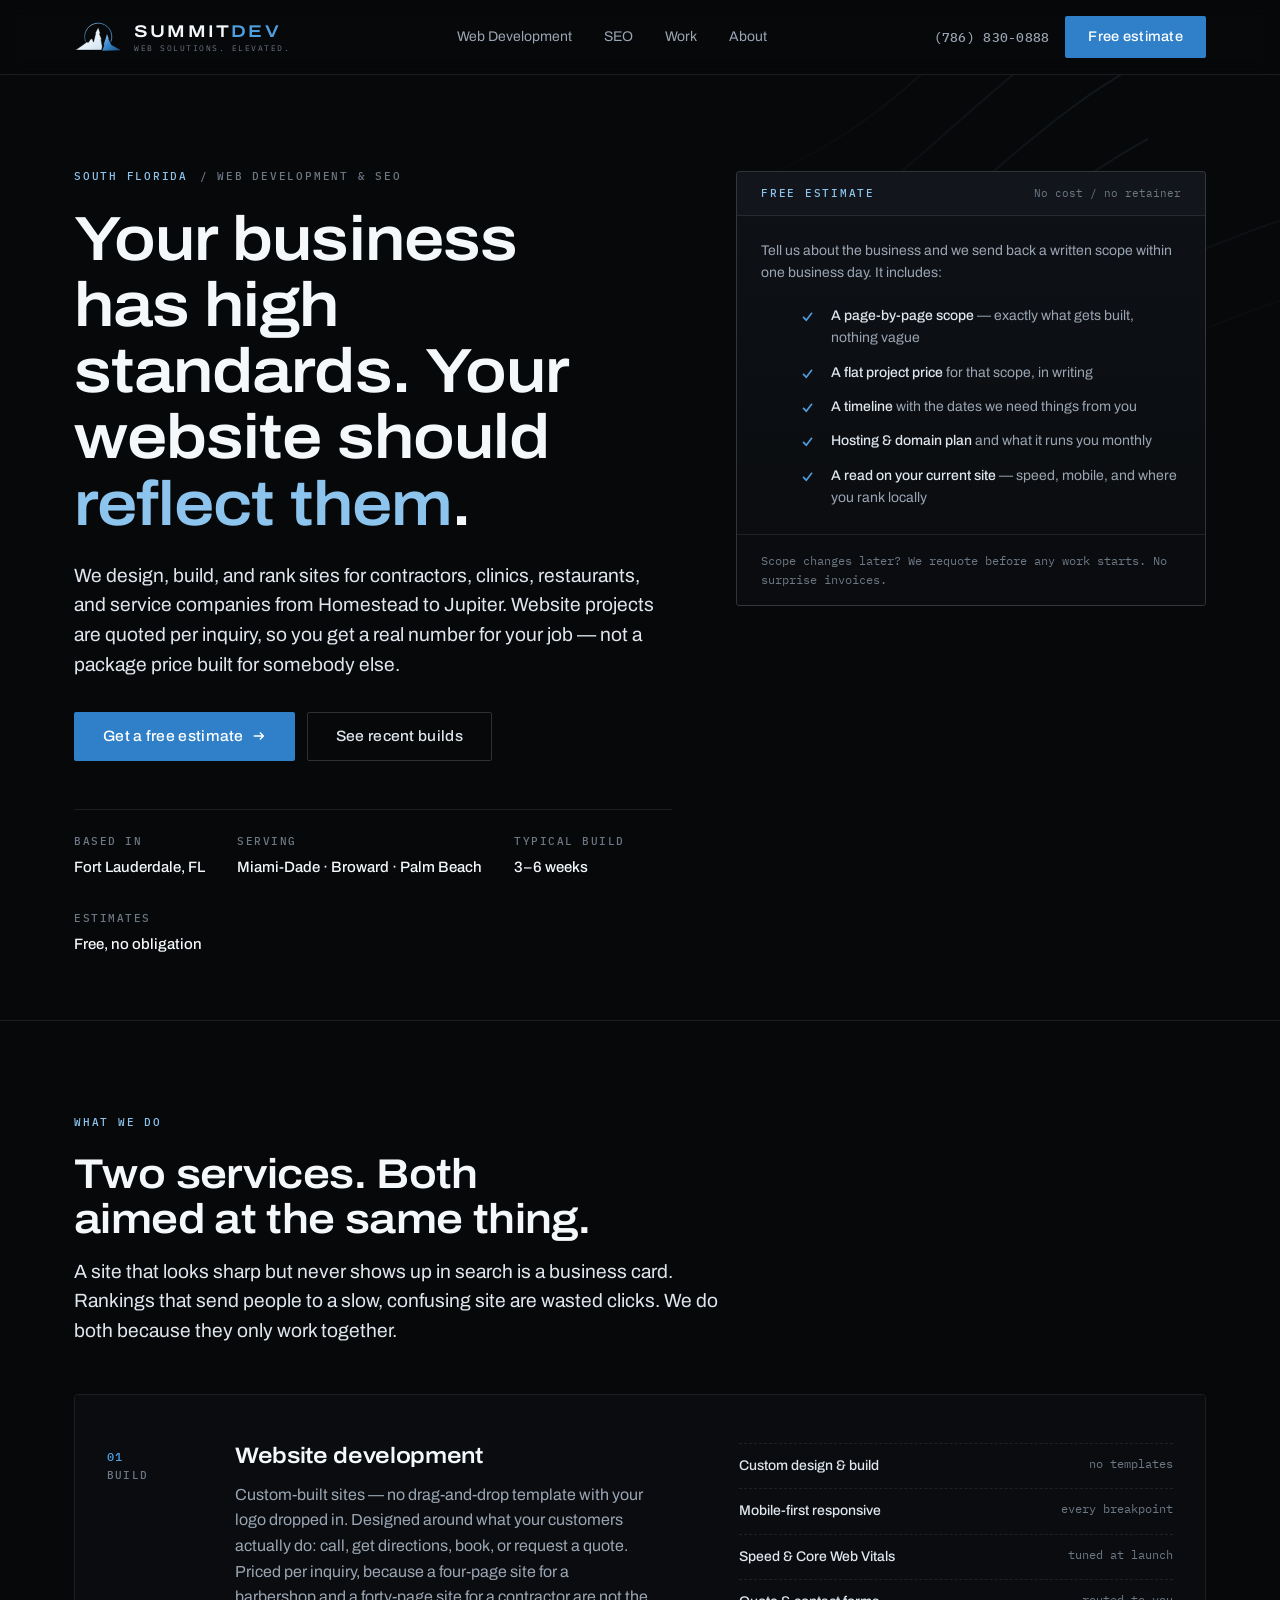
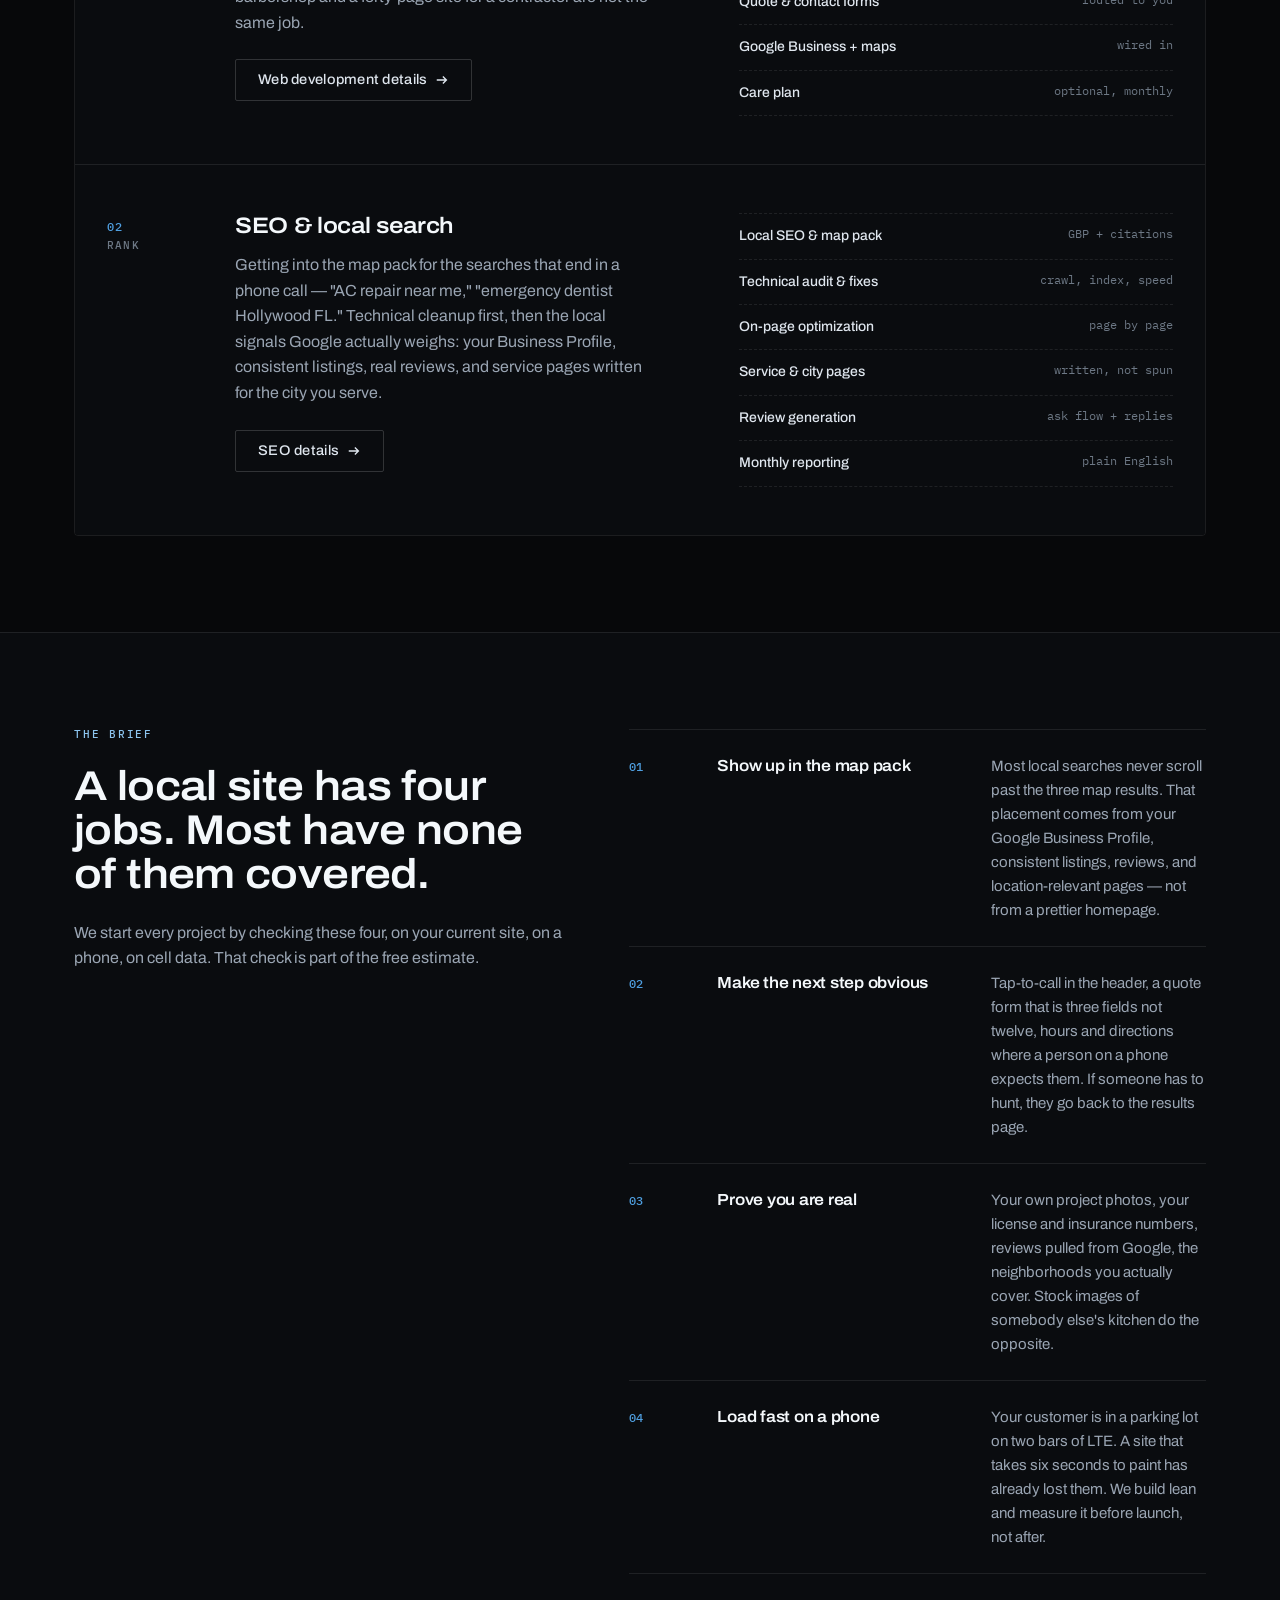
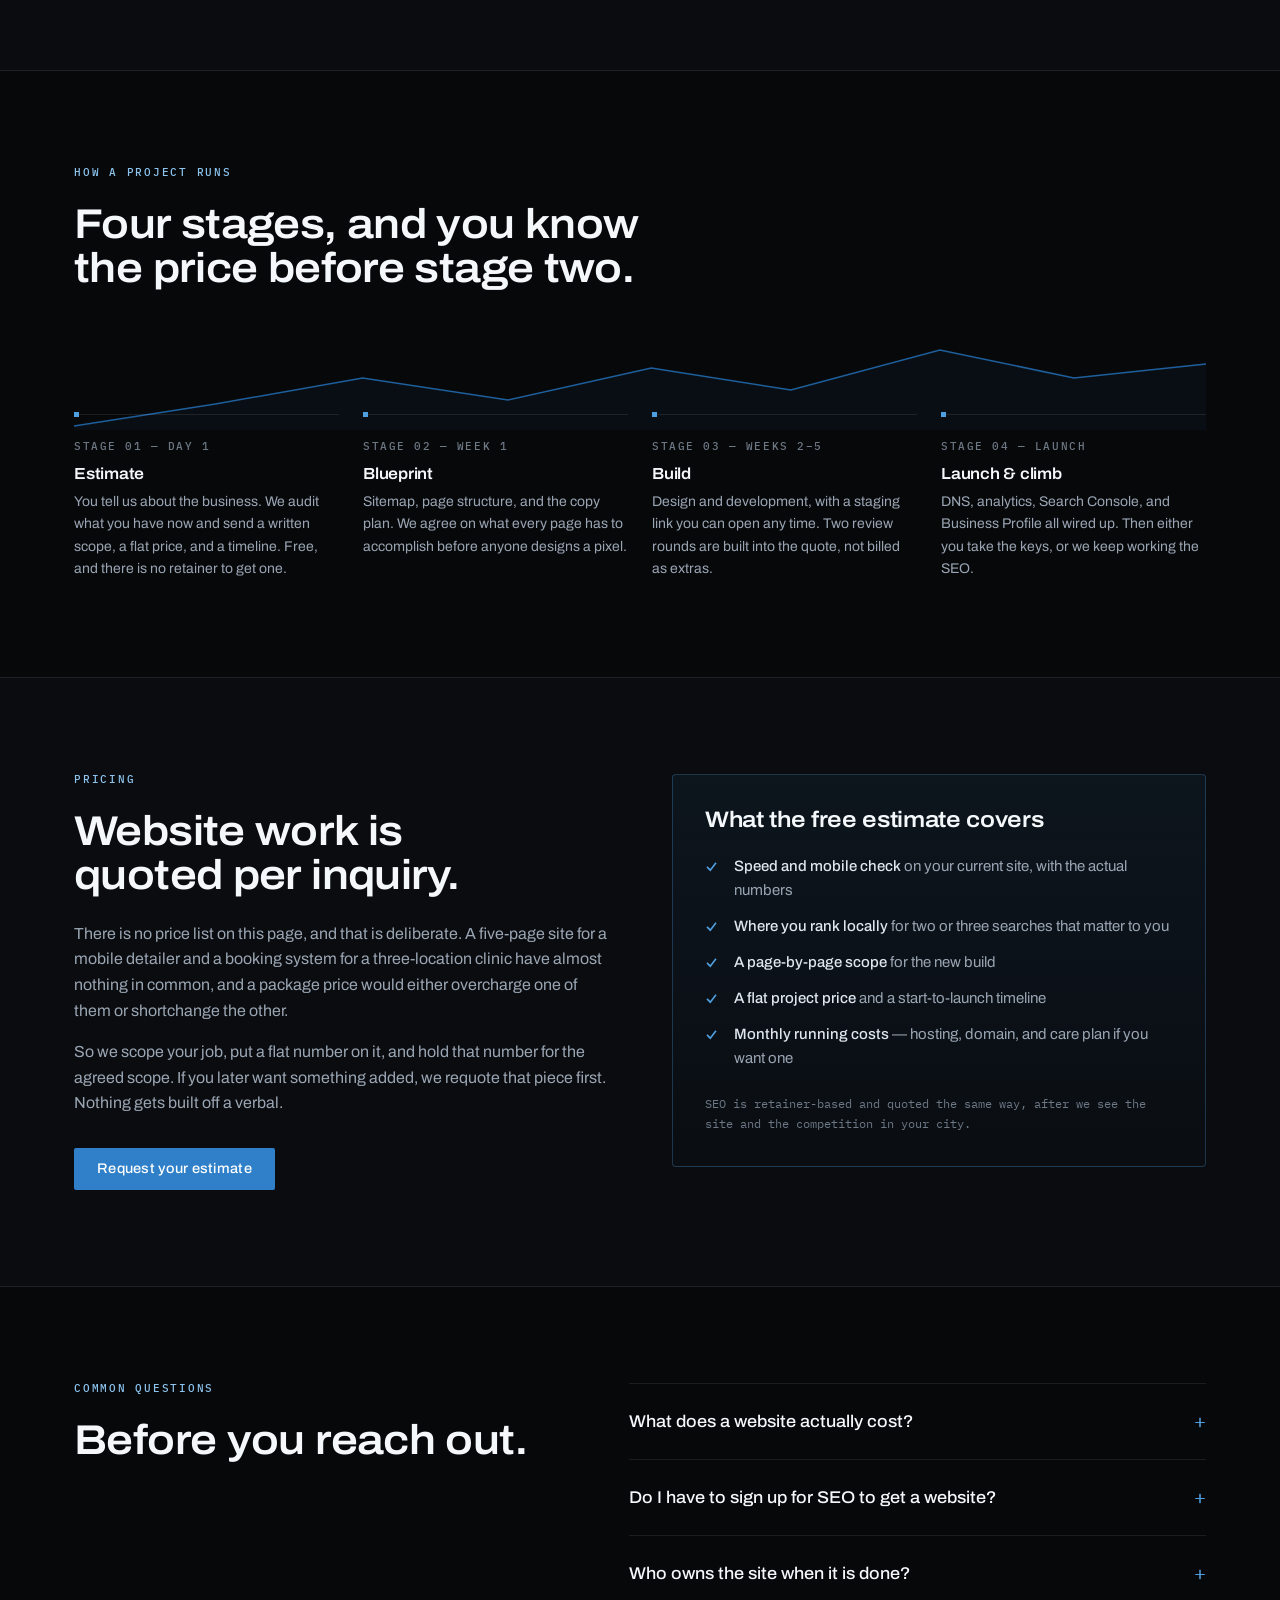
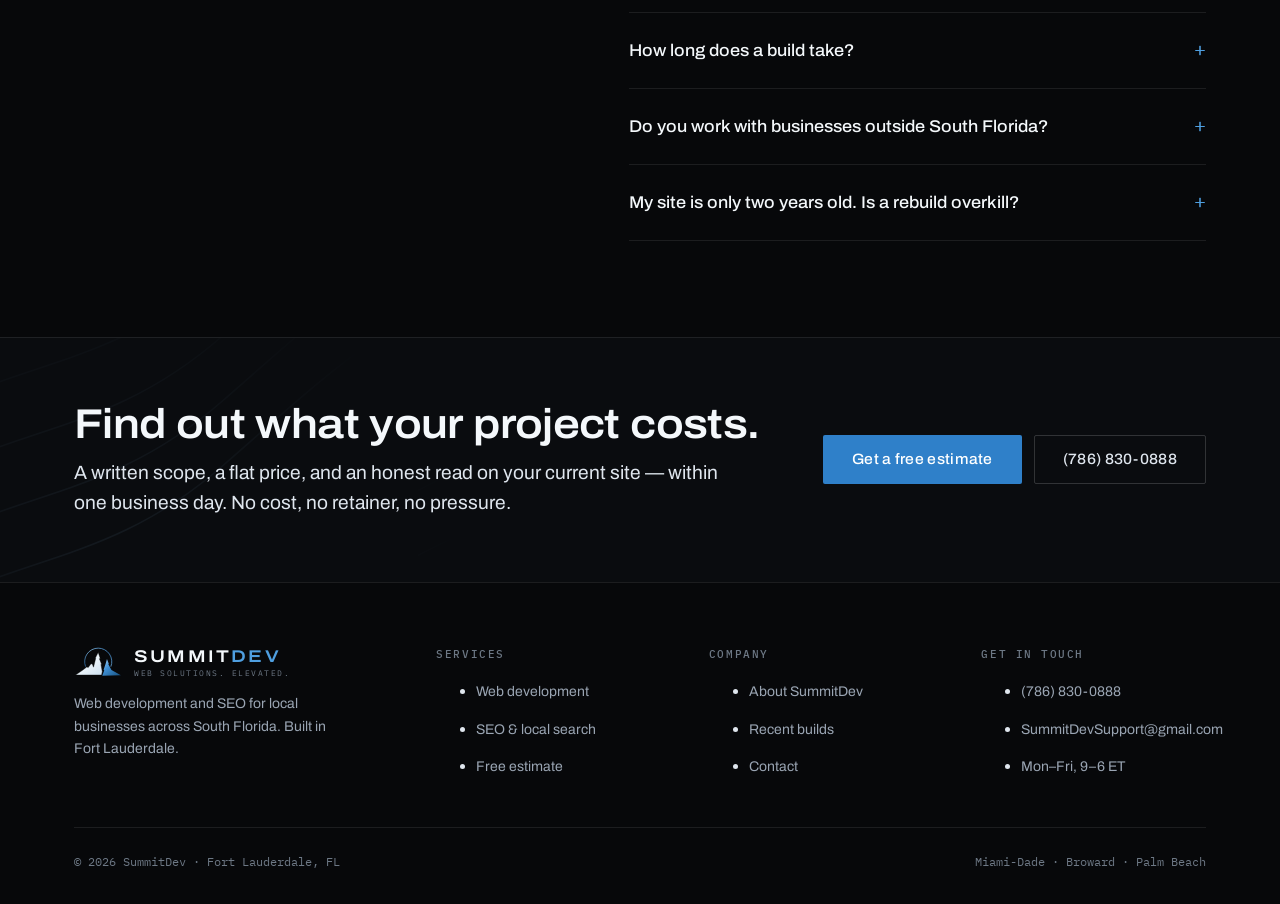
<file: index.html>
<!doctype html>
<html lang="en">
<head>
<meta charset="utf-8">
<meta name="viewport" content="width=device-width, initial-scale=1">
<title>SummitDev — Web Development &amp; SEO for South Florida Businesses</title>
<meta name="description" content="SummitDev builds fast, search-ready websites for local businesses across Miami-Dade, Broward, and Palm Beach. Website projects are quoted per inquiry and estimates are always free.">
<link rel="canonical" href="https://www.summitdev.dev/">
<meta property="og:type" content="website">
<meta property="og:title" content="SummitDev — Web Development &amp; SEO for South Florida Businesses">
<meta property="og:description" content="Fast, search-ready websites for South Florida local businesses. Per-inquiry pricing. Free estimates.">
<meta property="og:url" content="https://www.summitdev.dev/">
<meta property="og:image" content="https://www.summitdev.dev/assets/og-image.png">
<meta name="twitter:card" content="summary_large_image">
<meta name="theme-color" content="#07080a">
<link rel="icon" href="favicon.svg" type="image/svg+xml">
<link rel="preconnect" href="https://fonts.googleapis.com">
<link rel="preconnect" href="https://fonts.gstatic.com" crossorigin>
<link href="https://fonts.googleapis.com/css2?family=Archivo:wdth,wght@62..125,100..900&family=IBM+Plex+Mono:wght@400;500&display=swap" rel="stylesheet">
<link rel="stylesheet" href="styles.css">
<script type="application/ld+json">
{
  "@context": "https://schema.org",
  "@type": "ProfessionalService",
  "name": "SummitDev",
  "slogan": "Web Solutions. Elevated.",
  "description": "Web development and SEO for local businesses in South Florida.",
  "url": "https://www.summitdev.dev/",
  "email": "SummitDevSupport@gmail.com",
  "telephone": "+1-786-830-0888",
  "address": { "@type": "PostalAddress", "addressLocality": "Fort Lauderdale", "addressRegion": "FL", "addressCountry": "US" },
  "areaServed": [
    { "@type": "AdministrativeArea", "name": "Miami-Dade County" },
    { "@type": "AdministrativeArea", "name": "Broward County" },
    { "@type": "AdministrativeArea", "name": "Palm Beach County" }
  ],
  "priceRange": "Quoted per project",
  "makesOffer": [
    { "@type": "Offer", "itemOffered": { "@type": "Service", "name": "Website design and development" } },
    { "@type": "Offer", "itemOffered": { "@type": "Service", "name": "Local SEO" } }
  ]
}
</script>
</head>
<body>
<a class="skip-link" href="#main">Skip to content</a>

<header class="masthead">
  <div class="wrap masthead__inner">
    <a class="logo" href="/" aria-label="SummitDev home">
      <img src="assets/logo-mark.svg" alt="" width="48" height="31" decoding="async">
      <span class="logo__type">
        <span class="logo__name">Summit<b>Dev</b></span>
        <span class="logo__tag">Web Solutions. Elevated.</span>
      </span>
    </a>

    <nav class="nav" aria-label="Primary">
      <a href="/web-development">Web Development</a>
      <a href="/seo">SEO</a>
      <a href="/work">Work</a>
      <a href="/about">About</a>
    </nav>

    <div class="masthead__cta">
      <a class="masthead__phone" href="tel:+17868300888">(786) 830-0888</a>
      <a class="btn btn--primary" href="/contact">Free estimate</a>
      <button class="burger" type="button" aria-expanded="false" aria-controls="drawer" aria-label="Menu"><span></span></button>
    </div>
  </div>

  <div class="drawer" id="drawer">
    <div class="wrap">
      <a href="/web-development">Web Development</a>
      <a href="/seo">SEO</a>
      <a href="/work">Work</a>
      <a href="/about">About</a>
      <a href="tel:+17868300888">(786) 830-0888</a>
      <a class="btn btn--primary" href="/contact">Free estimate</a>
    </div>
  </div>
</header>

<main id="main">

  <!-- ================= HERO ================= -->
  <section class="hero">
    <div class="wrap hero__grid">
      <div>
        <p class="rubric">South Florida <span>/ Web development &amp; SEO</span></p>
        <h1>Your business has high standards.&nbsp;Your website should <em>reflect them</em>.</h1>
  
        <p class="lede">We design, build, and rank sites for contractors, clinics, restaurants, and service companies from Homestead to Jupiter. Website projects are quoted per inquiry, so you get a real number for your job — not a package price built for somebody else.</p>

        <div class="btn-row">
          <a class="btn btn--primary btn--lg" href="/contact">
            Get a free estimate
            <svg viewBox="0 0 16 16" fill="none" stroke="currentColor" stroke-width="1.6" aria-hidden="true"><path d="M2 8h11M9 4l4 4-4 4"/></svg>
          </a>
          <a class="btn btn--ghost btn--lg" href="/work">See recent builds</a>
        </div>

        <dl class="hero__meta">
          <div><dt>Based in</dt><dd>Fort Lauderdale, FL</dd></div>
          <div><dt>Serving</dt><dd>Miami-Dade · Broward · Palm Beach</dd></div>
          <div><dt>Typical build</dt><dd>3–6 weeks</dd></div>
          <div><dt>Estimates</dt><dd>Free, no obligation</dd></div>
        </dl>
      </div>

      <aside class="est-card" aria-labelledby="est-title">
        <div class="est-card__head">
          <span id="est-title">Free estimate</span>
          <span>No cost / no retainer</span>
        </div>
        <div class="est-card__body">
          <p style="font-size:14px;margin-bottom:20px;">Tell us about the business and we send back a written scope within one business day. It includes:</p>
          <ul>
            <li><svg viewBox="0 0 16 16" fill="none" stroke="currentColor" stroke-width="2" aria-hidden="true"><path d="M2.5 8.5l4 4 7-9"/></svg><span><b>A page-by-page scope</b> — exactly what gets built, nothing vague</span></li>
            <li><svg viewBox="0 0 16 16" fill="none" stroke="currentColor" stroke-width="2" aria-hidden="true"><path d="M2.5 8.5l4 4 7-9"/></svg><span><b>A flat project price</b> for that scope, in writing</span></li>
            <li><svg viewBox="0 0 16 16" fill="none" stroke="currentColor" stroke-width="2" aria-hidden="true"><path d="M2.5 8.5l4 4 7-9"/></svg><span><b>A timeline</b> with the dates we need things from you</span></li>
            <li><svg viewBox="0 0 16 16" fill="none" stroke="currentColor" stroke-width="2" aria-hidden="true"><path d="M2.5 8.5l4 4 7-9"/></svg><span><b>Hosting &amp; domain plan</b> and what it runs you monthly</span></li>
            <li><svg viewBox="0 0 16 16" fill="none" stroke="currentColor" stroke-width="2" aria-hidden="true"><path d="M2.5 8.5l4 4 7-9"/></svg><span><b>A read on your current site</b> — speed, mobile, and where you rank locally</span></li>
          </ul>
        </div>
        <div class="est-card__foot">
          Scope changes later? We requote before any work starts. No surprise invoices.
        </div>
      </aside>
    </div>
  </section>

  <!-- ================= SERVICES ================= -->
  <section class="section">
    <div class="wrap">
      <p class="rubric">What we do</p>
      <h2 style="max-width:20ch;margin-bottom:16px;">Two services. Both aimed at the same thing.</h2>
      <p class="lede" style="margin-bottom:48px;">A site that looks sharp but never shows up in search is a business card. Rankings that send people to a slow, confusing site are wasted clicks. We do both because they only work together.</p>

      <div class="svc">
        <article class="svc__row">
          <p class="svc__num">01 <i>BUILD</i></p>
          <div class="svc__main">
            <h3>Website development</h3>
            <p>Custom-built sites — no drag-and-drop template with your logo dropped in. Designed around what your customers actually do: call, get directions, book, or request a quote. Priced per inquiry, because a four-page site for a barbershop and a forty-page site for a contractor are not the same job.</p>
            <a class="btn btn--ghost" href="/web-development">Web development details
              <svg viewBox="0 0 16 16" fill="none" stroke="currentColor" stroke-width="1.6" aria-hidden="true"><path d="M2 8h11M9 4l4 4-4 4"/></svg>
            </a>
          </div>
          <ul class="svc__list">
            <li><b>Custom design &amp; build</b><span>no templates</span></li>
            <li><b>Mobile-first responsive</b><span>every breakpoint</span></li>
            <li><b>Speed &amp; Core Web Vitals</b><span>tuned at launch</span></li>
            <li><b>Quote &amp; contact forms</b><span>routed to you</span></li>
            <li><b>Google Business + maps</b><span>wired in</span></li>
            <li><b>Care plan</b><span>optional, monthly</span></li>
          </ul>
        </article>

        <article class="svc__row">
          <p class="svc__num">02 <i>RANK</i></p>
          <div class="svc__main">
            <h3>SEO &amp; local search</h3>
            <p>Getting into the map pack for the searches that end in a phone call — "AC repair near me," "emergency dentist Hollywood FL." Technical cleanup first, then the local signals Google actually weighs: your Business Profile, consistent listings, real reviews, and service pages written for the city you serve.</p>
            <a class="btn btn--ghost" href="/seo">SEO details
              <svg viewBox="0 0 16 16" fill="none" stroke="currentColor" stroke-width="1.6" aria-hidden="true"><path d="M2 8h11M9 4l4 4-4 4"/></svg>
            </a>
          </div>
          <ul class="svc__list">
            <li><b>Local SEO &amp; map pack</b><span>GBP + citations</span></li>
            <li><b>Technical audit &amp; fixes</b><span>crawl, index, speed</span></li>
            <li><b>On-page optimization</b><span>page by page</span></li>
            <li><b>Service &amp; city pages</b><span>written, not spun</span></li>
            <li><b>Review generation</b><span>ask flow + replies</span></li>
            <li><b>Monthly reporting</b><span>plain English</span></li>
          </ul>
        </article>
      </div>
    </div>
  </section>

  <!-- ================= WHY LOCAL IS DIFFERENT ================= -->
  <section class="section section--panel">
    <div class="wrap split">
      <div>
        <p class="rubric">The brief</p>
        <h2>A local site has four jobs. Most have none of them covered.</h2>
        <p style="margin-top:24px;">We start every project by checking these four, on your current site, on a phone, on cell data. That check is part of the free estimate.</p>
      </div>

      <div class="rows">
        <div class="rows__item">
          <span class="rows__num">01</span>
          <h4>Show up in the map pack</h4>
          <p>Most local searches never scroll past the three map results. That placement comes from your Google Business Profile, consistent listings, reviews, and location-relevant pages — not from a prettier homepage.</p>
        </div>
        <div class="rows__item">
          <span class="rows__num">02</span>
          <h4>Make the next step obvious</h4>
          <p>Tap-to-call in the header, a quote form that is three fields not twelve, hours and directions where a person on a phone expects them. If someone has to hunt, they go back to the results page.</p>
        </div>
        <div class="rows__item">
          <span class="rows__num">03</span>
          <h4>Prove you are real</h4>
          <p>Your own project photos, your license and insurance numbers, reviews pulled from Google, the neighborhoods you actually cover. Stock images of somebody else's kitchen do the opposite.</p>
        </div>
        <div class="rows__item">
          <span class="rows__num">04</span>
          <h4>Load fast on a phone</h4>
          <p>Your customer is in a parking lot on two bars of LTE. A site that takes six seconds to paint has already lost them. We build lean and measure it before launch, not after.</p>
        </div>
      </div>
    </div>
  </section>

  <!-- ================= PROCESS ================= -->
  <section class="section">
    <div class="wrap">
      <p class="rubric">How a project runs</p>
      <h2 style="max-width:22ch;">Four stages, and you know the price before stage two.</h2>

      <div class="ridge">
        <svg class="ridge__line" viewBox="0 0 1200 92" preserveAspectRatio="none" aria-hidden="true">
          <path d="M0 88 L150 66 L306 40 L460 62 L612 30 L760 52 L918 12 L1060 40 L1200 26" fill="none" stroke="currentColor" stroke-width="1.5" vector-effect="non-scaling-stroke"/>
          <path d="M0 88 L150 66 L306 40 L460 62 L612 30 L760 52 L918 12 L1060 40 L1200 26 L1200 92 L0 92 Z" fill="currentColor" opacity=".07"/>
        </svg>

        <div class="ridge__steps">
          <div class="ridge__step">
            <span class="mono-label">Stage 01 — Day 1</span>
            <h4>Estimate</h4>
            <p>You tell us about the business. We audit what you have now and send a written scope, a flat price, and a timeline. Free, and there is no retainer to get one.</p>
          </div>
          <div class="ridge__step">
            <span class="mono-label">Stage 02 — Week 1</span>
            <h4>Blueprint</h4>
            <p>Sitemap, page structure, and the copy plan. We agree on what every page has to accomplish before anyone designs a pixel.</p>
          </div>
          <div class="ridge__step">
            <span class="mono-label">Stage 03 — Weeks 2–5</span>
            <h4>Build</h4>
            <p>Design and development, with a staging link you can open any time. Two review rounds are built into the quote, not billed as extras.</p>
          </div>
          <div class="ridge__step">
            <span class="mono-label">Stage 04 — Launch</span>
            <h4>Launch &amp; climb</h4>
            <p>DNS, analytics, Search Console, and Business Profile all wired up. Then either you take the keys, or we keep working the SEO.</p>
          </div>
        </div>
      </div>
    </div>
  </section>

  <!-- ================= PRICING ================= -->
  <section class="section section--panel">
    <div class="wrap split split--even">
      <div>
        <p class="rubric">Pricing</p>
        <h2>Website work is quoted per inquiry.</h2>
        <p style="margin-top:24px;">There is no price list on this page, and that is deliberate. A five-page site for a mobile detailer and a booking system for a three-location clinic have almost nothing in common, and a package price would either overcharge one of them or shortchange the other.</p>
        <p>So we scope your job, put a flat number on it, and hold that number for the agreed scope. If you later want something added, we requote that piece first. Nothing gets built off a verbal.</p>
        <div class="btn-row" style="margin-top:32px;">
          <a class="btn btn--primary" href="/contact">Request your estimate</a>
        </div>
      </div>

      <div class="panel panel--blue">
        <h3>What the free estimate covers</h3>
        <ul class="checks" style="margin-top:20px;">
          <li><svg viewBox="0 0 16 16" fill="none" stroke="currentColor" stroke-width="2" aria-hidden="true"><path d="M2.5 8.5l4 4 7-9"/></svg><span><b>Speed and mobile check</b> on your current site, with the actual numbers</span></li>
          <li><svg viewBox="0 0 16 16" fill="none" stroke="currentColor" stroke-width="2" aria-hidden="true"><path d="M2.5 8.5l4 4 7-9"/></svg><span><b>Where you rank locally</b> for two or three searches that matter to you</span></li>
          <li><svg viewBox="0 0 16 16" fill="none" stroke="currentColor" stroke-width="2" aria-hidden="true"><path d="M2.5 8.5l4 4 7-9"/></svg><span><b>A page-by-page scope</b> for the new build</span></li>
          <li><svg viewBox="0 0 16 16" fill="none" stroke="currentColor" stroke-width="2" aria-hidden="true"><path d="M2.5 8.5l4 4 7-9"/></svg><span><b>A flat project price</b> and a start-to-launch timeline</span></li>
          <li><svg viewBox="0 0 16 16" fill="none" stroke="currentColor" stroke-width="2" aria-hidden="true"><path d="M2.5 8.5l4 4 7-9"/></svg><span><b>Monthly running costs</b> — hosting, domain, and care plan if you want one</span></li>
        </ul>
        <p class="form__note" style="margin-top:24px;">SEO is retainer-based and quoted the same way, after we see the site and the competition in your city.</p>
      </div>
    </div>
  </section>

  <!-- ================= FAQ ================= -->
  <section class="section">
    <div class="wrap split split--sticky">
      <div>
        <p class="rubric">Common questions</p>
        <h2>Before you reach out.</h2>
      </div>

      <div class="faq">
        <details>
          <summary>What does a website actually cost?</summary>
          <div><p>It depends on page count, whether you need booking or e-commerce, and how much of the copy and photography you already have. That is why the estimate is free — you get a real number for your job instead of a range that means nothing. Most local service-business sites land in a predictable band, and we will tell you where yours sits on the first call.</p></div>
        </details>
        <details>
          <summary>Do I have to sign up for SEO to get a website?</summary>
          <div><p>No. Plenty of clients take the site, take the keys, and run it themselves. The build is complete on its own — Search Console, analytics, and Business Profile are set up either way. SEO is a separate engagement you can start whenever it makes sense.</p></div>
        </details>
        <details>
          <summary>Who owns the site when it is done?</summary>
          <div><p>You do. The domain stays in your name, the code and content are yours, and you get the logins. We do not hold a site hostage to a monthly fee.</p></div>
        </details>
        <details>
          <summary>How long does a build take?</summary>
          <div><p>Typically three to six weeks from the signed scope. The variable is almost always content — photos, service descriptions, and staff bios. Projects where we handle the copy move faster than ones waiting on a busy owner to send text.</p></div>
        </details>
        <details>
          <summary>Do you work with businesses outside South Florida?</summary>
          <div><p>Our focus is Miami-Dade, Broward, and Palm Beach, because local SEO rewards knowing the market. We take work outside the tri-county area case by case — ask.</p></div>
        </details>
        <details>
          <summary>My site is only two years old. Is a rebuild overkill?</summary>
          <div><p>Sometimes, yes. If the bones are good, we will tell you that and quote the fixes instead — speed, mobile layout, forms, and search. We would rather do the smaller job well than sell you a rebuild you did not need.</p></div>
        </details>
      </div>
    </div>
  </section>

  <!-- ================= CTA ================= -->
  <section class="cta">
    <div class="wrap cta__inner">
      <div>
        <h2>Find out what your project costs.</h2>
        <p class="lede">A written scope, a flat price, and an honest read on your current site — within one business day. No cost, no retainer, no pressure.</p>
      </div>
      <div class="btn-row">
        <a class="btn btn--primary btn--lg" href="/contact">Get a free estimate</a>
        <a class="btn btn--ghost btn--lg" href="tel:+17868300888">(786) 830-0888</a>
      </div>
    </div>
  </section>

</main>

<footer class="footer">
  <div class="wrap">
    <div class="footer__top">
      <div class="footer__col footer__brand">
        <a class="logo" href="/" aria-label="SummitDev home">
          <img src="assets/logo-mark.svg" alt="" width="48" height="31" decoding="async">
          <span class="logo__type">
            <span class="logo__name">Summit<b>Dev</b></span>
            <span class="logo__tag">Web Solutions. Elevated.</span>
          </span>
        </a>
        <p>Web development and SEO for local businesses across South Florida. Built in Fort Lauderdale.</p>
      </div>

      <div class="footer__col">
        <h4>Services</h4>
        <ul>
          <li><a href="/web-development">Web development</a></li>
          <li><a href="/seo">SEO &amp; local search</a></li>
          <li><a href="/contact">Free estimate</a></li>
        </ul>
      </div>

      <div class="footer__col">
        <h4>Company</h4>
        <ul>
          <li><a href="/about">About SummitDev</a></li>
          <li><a href="/work">Recent builds</a></li>
          <li><a href="/contact">Contact</a></li>
        </ul>
      </div>

      <div class="footer__col">
        <h4>Get in touch</h4>
        <ul>
          <li><a href="tel:+17868300888">(786) 830-0888</a></li>
          <li><a href="mailto:SummitDevSupport@gmail.com">SummitDevSupport@gmail.com</a></li>
          <li><a href="/contact">Mon–Fri, 9–6 ET</a></li>
        </ul>
      </div>
    </div>

    <div class="footer__bottom">
      <span>&copy; <span data-year>2026</span> SummitDev · Fort Lauderdale, FL</span>
      <span>Miami-Dade · Broward · Palm Beach</span>
    </div>
  </div>
</footer>

<script src="main.js" defer></script>
</body>
</html>
</file>
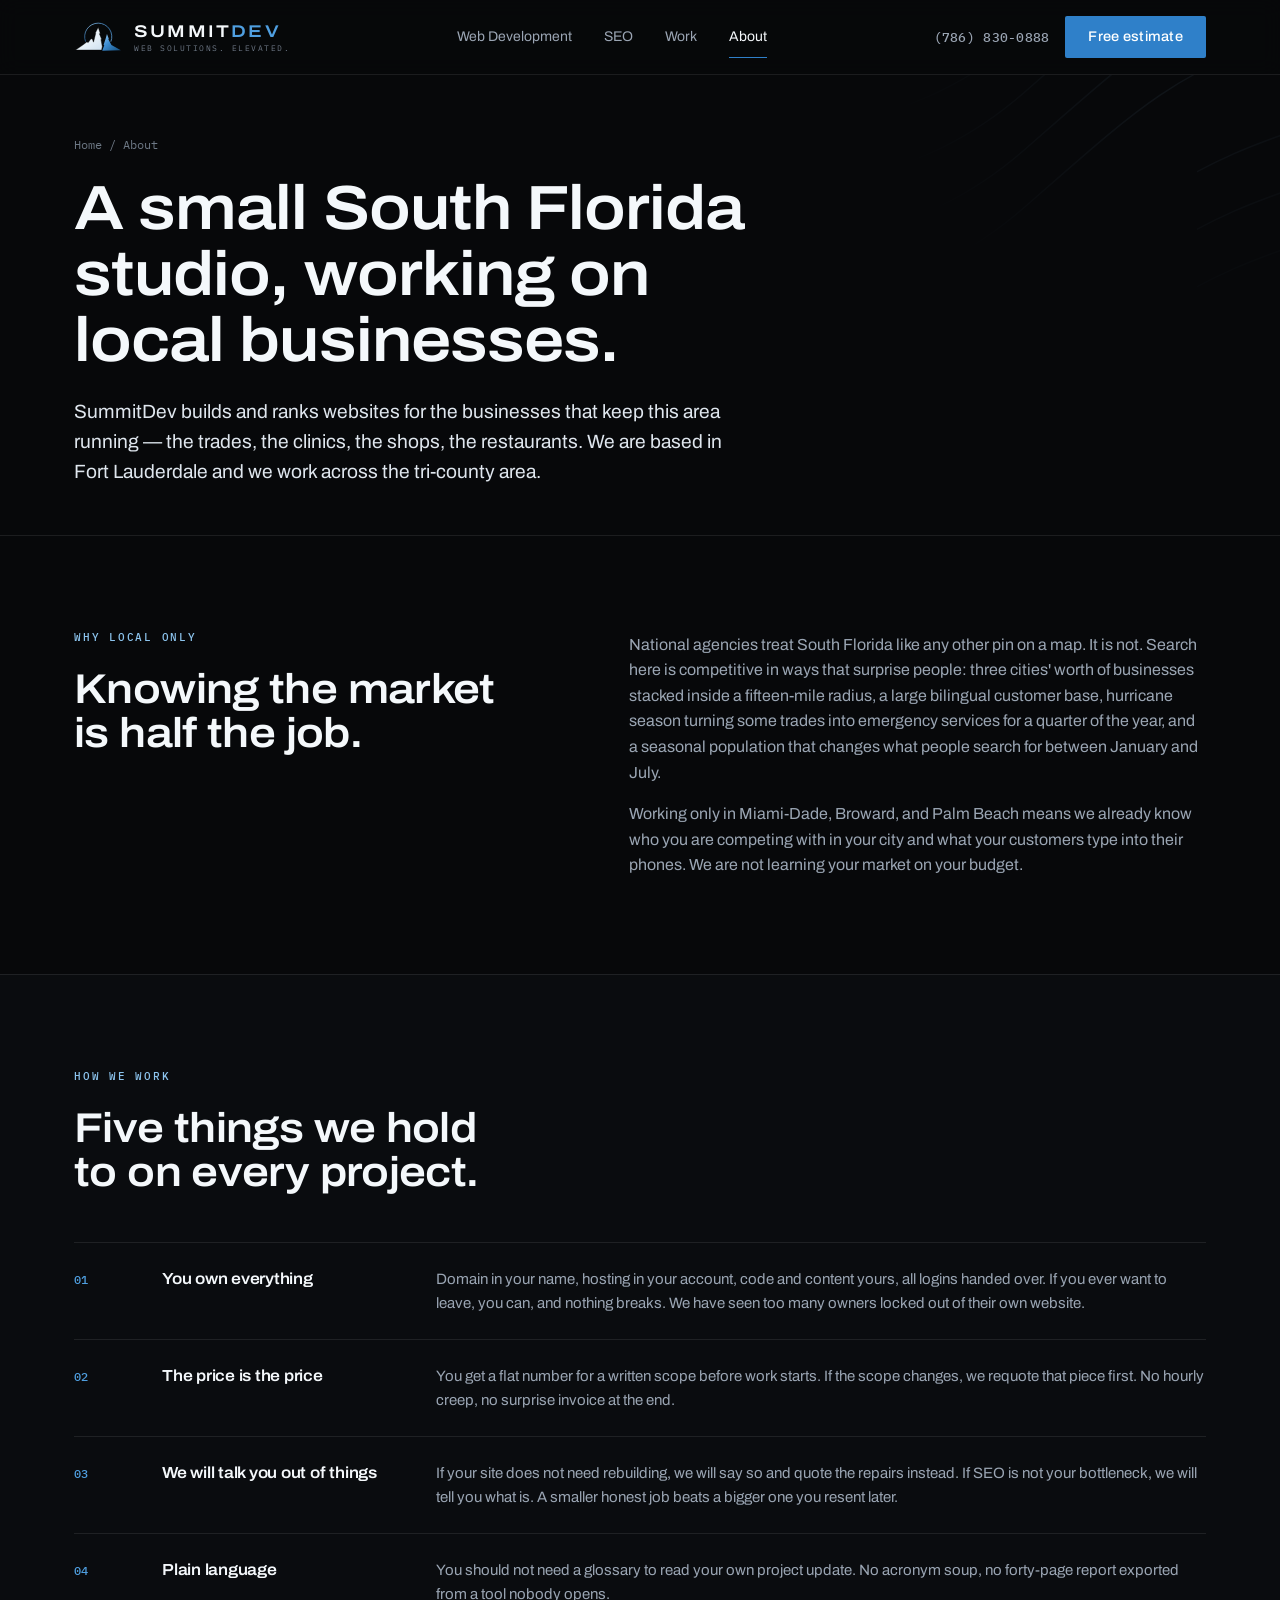
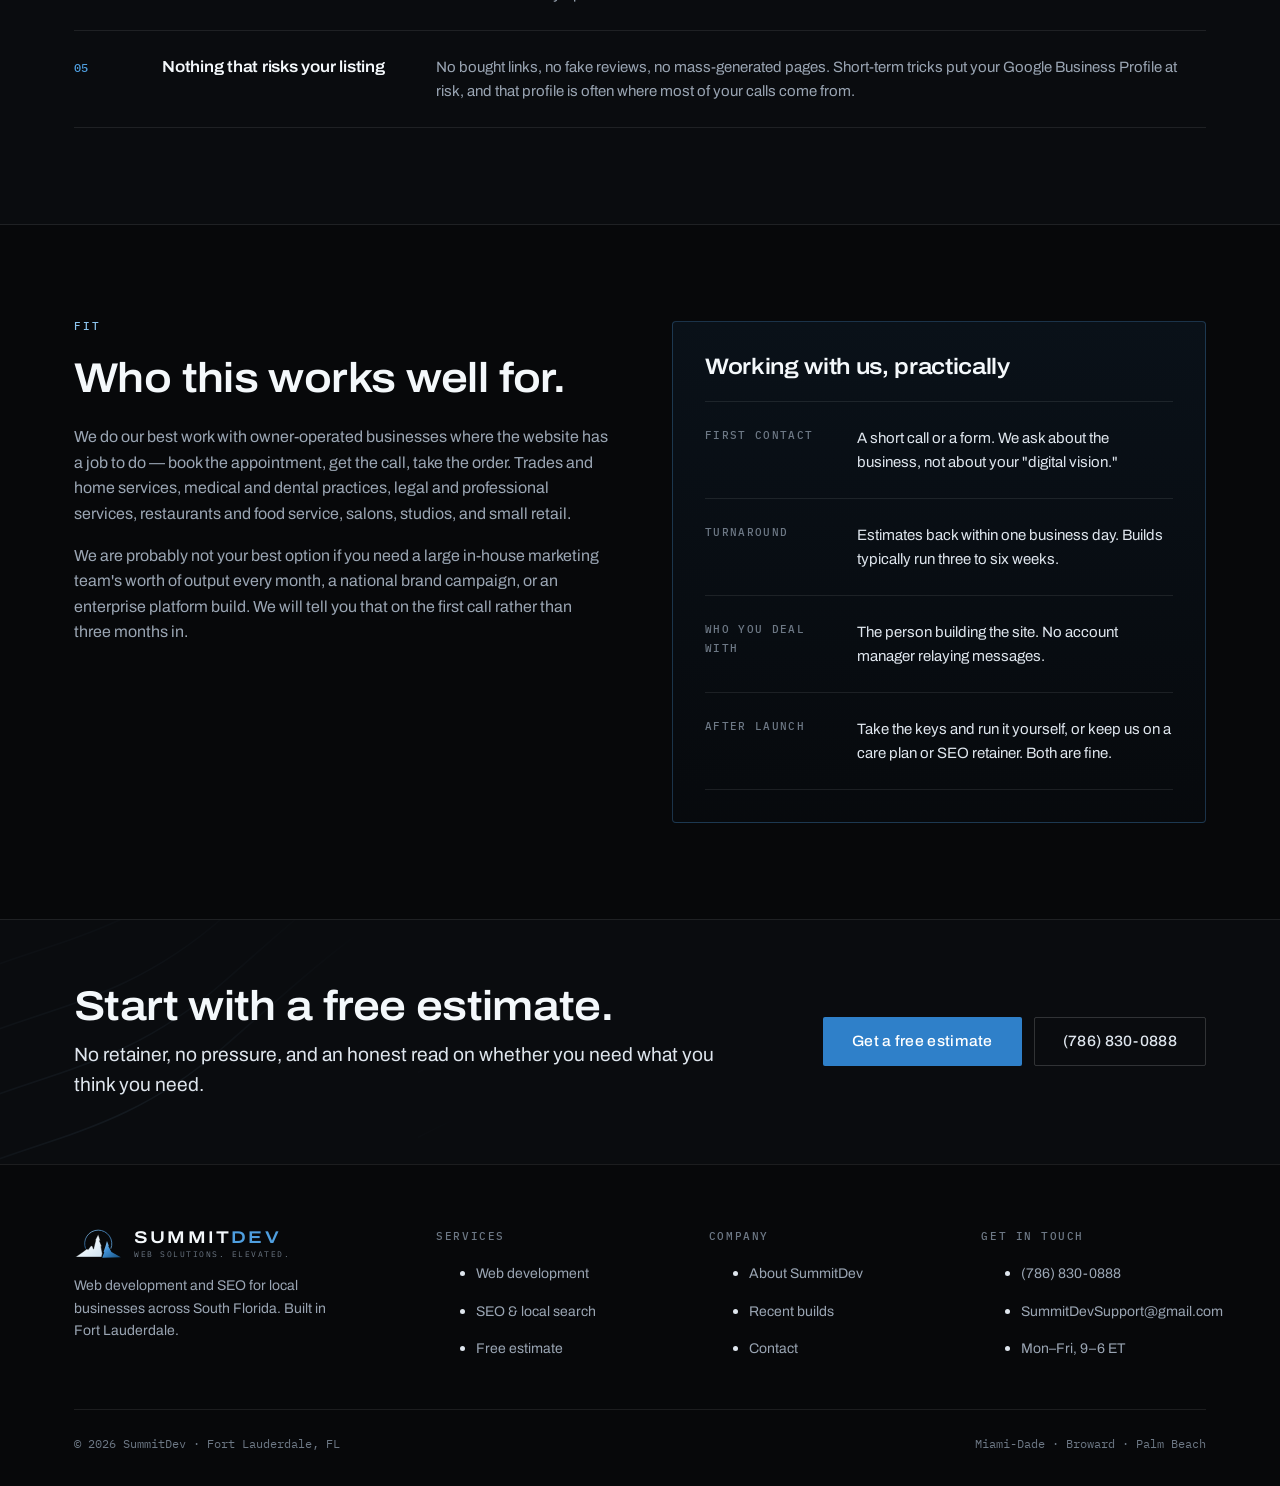
<file: about.html>
<!doctype html>
<html lang="en">
<head>
<meta charset="utf-8">
<meta name="viewport" content="width=device-width, initial-scale=1">
<title>About SummitDev — Web Development &amp; SEO in South Florida</title>
<meta name="description" content="SummitDev is a South Florida web development and SEO studio working with local businesses across Miami-Dade, Broward, and Palm Beach. How we work and what we will not do.">
<link rel="canonical" href="https://www.summitdev.dev/about">
<meta property="og:type" content="website">
<meta property="og:title" content="About SummitDev">
<meta property="og:description" content="A South Florida web development and SEO studio for local businesses.">
<meta property="og:url" content="https://www.summitdev.dev/about">
<meta property="og:image" content="https://www.summitdev.dev/assets/og-image.png">
<meta name="theme-color" content="#07080a">
<link rel="icon" href="favicon.svg" type="image/svg+xml">
<link rel="preconnect" href="https://fonts.googleapis.com">
<link rel="preconnect" href="https://fonts.gstatic.com" crossorigin>
<link href="https://fonts.googleapis.com/css2?family=Archivo:wdth,wght@62..125,100..900&family=IBM+Plex+Mono:wght@400;500&display=swap" rel="stylesheet">
<link rel="stylesheet" href="styles.css">
</head>
<body>
<a class="skip-link" href="#main">Skip to content</a>

<header class="masthead">
  <div class="wrap masthead__inner">
    <a class="logo" href="/" aria-label="SummitDev home">
      <img src="assets/logo-mark.svg" alt="" width="48" height="31" decoding="async">
      <span class="logo__type">
        <span class="logo__name">Summit<b>Dev</b></span>
        <span class="logo__tag">Web Solutions. Elevated.</span>
      </span>
    </a>

    <nav class="nav" aria-label="Primary">
      <a href="/web-development">Web Development</a>
      <a href="/seo">SEO</a>
      <a href="/work">Work</a>
      <a href="/about" aria-current="page">About</a>
    </nav>

    <div class="masthead__cta">
      <a class="masthead__phone" href="tel:+17868300888">(786) 830-0888</a>
      <a class="btn btn--primary" href="/contact">Free estimate</a>
      <button class="burger" type="button" aria-expanded="false" aria-controls="drawer" aria-label="Menu"><span></span></button>
    </div>
  </div>

  <div class="drawer" id="drawer">
    <div class="wrap">
      <a href="/web-development">Web Development</a>
      <a href="/seo">SEO</a>
      <a href="/work">Work</a>
      <a href="/about">About</a>
      <a href="tel:+17868300888">(786) 830-0888</a>
      <a class="btn btn--primary" href="/contact">Free estimate</a>
    </div>
  </div>
</header>

<main id="main">

  <section class="pagehead">
    <div class="wrap">
      <p class="crumbs"><a href="/">Home</a> / About</p>
      <h1>A small South Florida studio, working on local businesses.</h1>
      <p class="lede">SummitDev builds and ranks websites for the businesses that keep this area running — the trades, the clinics, the shops, the restaurants. We are based in Fort Lauderdale and we work across the tri-county area.</p>
    </div>
  </section>

  <!-- ================= WHY LOCAL ================= -->
  <section class="section">
    <div class="wrap split">
      <div>
        <p class="rubric">Why local only</p>
        <h2>Knowing the market is half the job.</h2>
      </div>
      <div>
        <p>National agencies treat South Florida like any other pin on a map. It is not. Search here is competitive in ways that surprise people: three cities' worth of businesses stacked inside a fifteen-mile radius, a large bilingual customer base, hurricane season turning some trades into emergency services for a quarter of the year, and a seasonal population that changes what people search for between January and July.</p>
        <p>Working only in Miami-Dade, Broward, and Palm Beach means we already know who you are competing with in your city and what your customers type into their phones. We are not learning your market on your budget.</p>
      </div>
    </div>
  </section>

  <!-- ================= PRINCIPLES ================= -->
  <section class="section section--panel">
    <div class="wrap">
      <p class="rubric">How we work</p>
      <h2 style="max-width:22ch;">Five things we hold to on every project.</h2>

      <div class="rows" style="margin-top:48px;">
        <div class="rows__item">
          <span class="rows__num">01</span>
          <h4>You own everything</h4>
          <p>Domain in your name, hosting in your account, code and content yours, all logins handed over. If you ever want to leave, you can, and nothing breaks. We have seen too many owners locked out of their own website.</p>
        </div>
        <div class="rows__item">
          <span class="rows__num">02</span>
          <h4>The price is the price</h4>
          <p>You get a flat number for a written scope before work starts. If the scope changes, we requote that piece first. No hourly creep, no surprise invoice at the end.</p>
        </div>
        <div class="rows__item">
          <span class="rows__num">03</span>
          <h4>We will talk you out of things</h4>
          <p>If your site does not need rebuilding, we will say so and quote the repairs instead. If SEO is not your bottleneck, we will tell you what is. A smaller honest job beats a bigger one you resent later.</p>
        </div>
        <div class="rows__item">
          <span class="rows__num">04</span>
          <h4>Plain language</h4>
          <p>You should not need a glossary to read your own project update. No acronym soup, no forty-page report exported from a tool nobody opens.</p>
        </div>
        <div class="rows__item">
          <span class="rows__num">05</span>
          <h4>Nothing that risks your listing</h4>
          <p>No bought links, no fake reviews, no mass-generated pages. Short-term tricks put your Google Business Profile at risk, and that profile is often where most of your calls come from.</p>
        </div>
      </div>
    </div>
  </section>

  <!-- ================= WHO WE WORK WITH ================= -->
  <section class="section">
    <div class="wrap split split--even">
      <div>
        <p class="rubric">Fit</p>
        <h2>Who this works well for.</h2>
        <p style="margin-top:24px;">We do our best work with owner-operated businesses where the website has a job to do — book the appointment, get the call, take the order. Trades and home services, medical and dental practices, legal and professional services, restaurants and food service, salons, studios, and small retail.</p>
        <p>We are probably not your best option if you need a large in-house marketing team's worth of output every month, a national brand campaign, or an enterprise platform build. We will tell you that on the first call rather than three months in.</p>
      </div>

      <div class="panel panel--blue">
        <h3>Working with us, practically</h3>
        <dl class="spec" style="margin-top:20px;">
          <div><dt>First contact</dt><dd>A short call or a form. We ask about the business, not about your "digital vision."</dd></div>
          <div><dt>Turnaround</dt><dd>Estimates back within one business day. Builds typically run three to six weeks.</dd></div>
          <div><dt>Who you deal with</dt><dd>The person building the site. No account manager relaying messages.</dd></div>
          <div><dt>After launch</dt><dd>Take the keys and run it yourself, or keep us on a care plan or SEO retainer. Both are fine.</dd></div>
        </dl>
      </div>
    </div>
  </section>

  <!-- ================= CTA ================= -->
  <section class="cta">
    <div class="wrap cta__inner">
      <div>
        <h2>Start with a free estimate.</h2>
        <p class="lede">No retainer, no pressure, and an honest read on whether you need what you think you need.</p>
      </div>
      <div class="btn-row">
        <a class="btn btn--primary btn--lg" href="/contact">Get a free estimate</a>
        <a class="btn btn--ghost btn--lg" href="tel:+17868300888">(786) 830-0888</a>
      </div>
    </div>
  </section>

</main>

<footer class="footer">
  <div class="wrap">
    <div class="footer__top">
      <div class="footer__col footer__brand">
        <a class="logo" href="/" aria-label="SummitDev home">
          <img src="assets/logo-mark.svg" alt="" width="48" height="31" decoding="async">
          <span class="logo__type">
            <span class="logo__name">Summit<b>Dev</b></span>
            <span class="logo__tag">Web Solutions. Elevated.</span>
          </span>
        </a>
        <p>Web development and SEO for local businesses across South Florida. Built in Fort Lauderdale.</p>
      </div>

      <div class="footer__col">
        <h4>Services</h4>
        <ul>
          <li><a href="/web-development">Web development</a></li>
          <li><a href="/seo">SEO &amp; local search</a></li>
          <li><a href="/contact">Free estimate</a></li>
        </ul>
      </div>

      <div class="footer__col">
        <h4>Company</h4>
        <ul>
          <li><a href="/about">About SummitDev</a></li>
          <li><a href="/work">Recent builds</a></li>
          <li><a href="/contact">Contact</a></li>
        </ul>
      </div>

      <div class="footer__col">
        <h4>Get in touch</h4>
        <ul>
          <li><a href="tel:+17868300888">(786) 830-0888</a></li>
          <li><a href="mailto:SummitDevSupport@gmail.com">SummitDevSupport@gmail.com</a></li>
          <li><a href="/contact">Mon–Fri, 9–6 ET</a></li>
        </ul>
      </div>
    </div>

    <div class="footer__bottom">
      <span>&copy; <span data-year>2026</span> SummitDev · Fort Lauderdale, FL</span>
      <span>Miami-Dade · Broward · Palm Beach</span>
    </div>
  </div>
</footer>

<script src="main.js" defer></script>
</body>
</html>
</file>
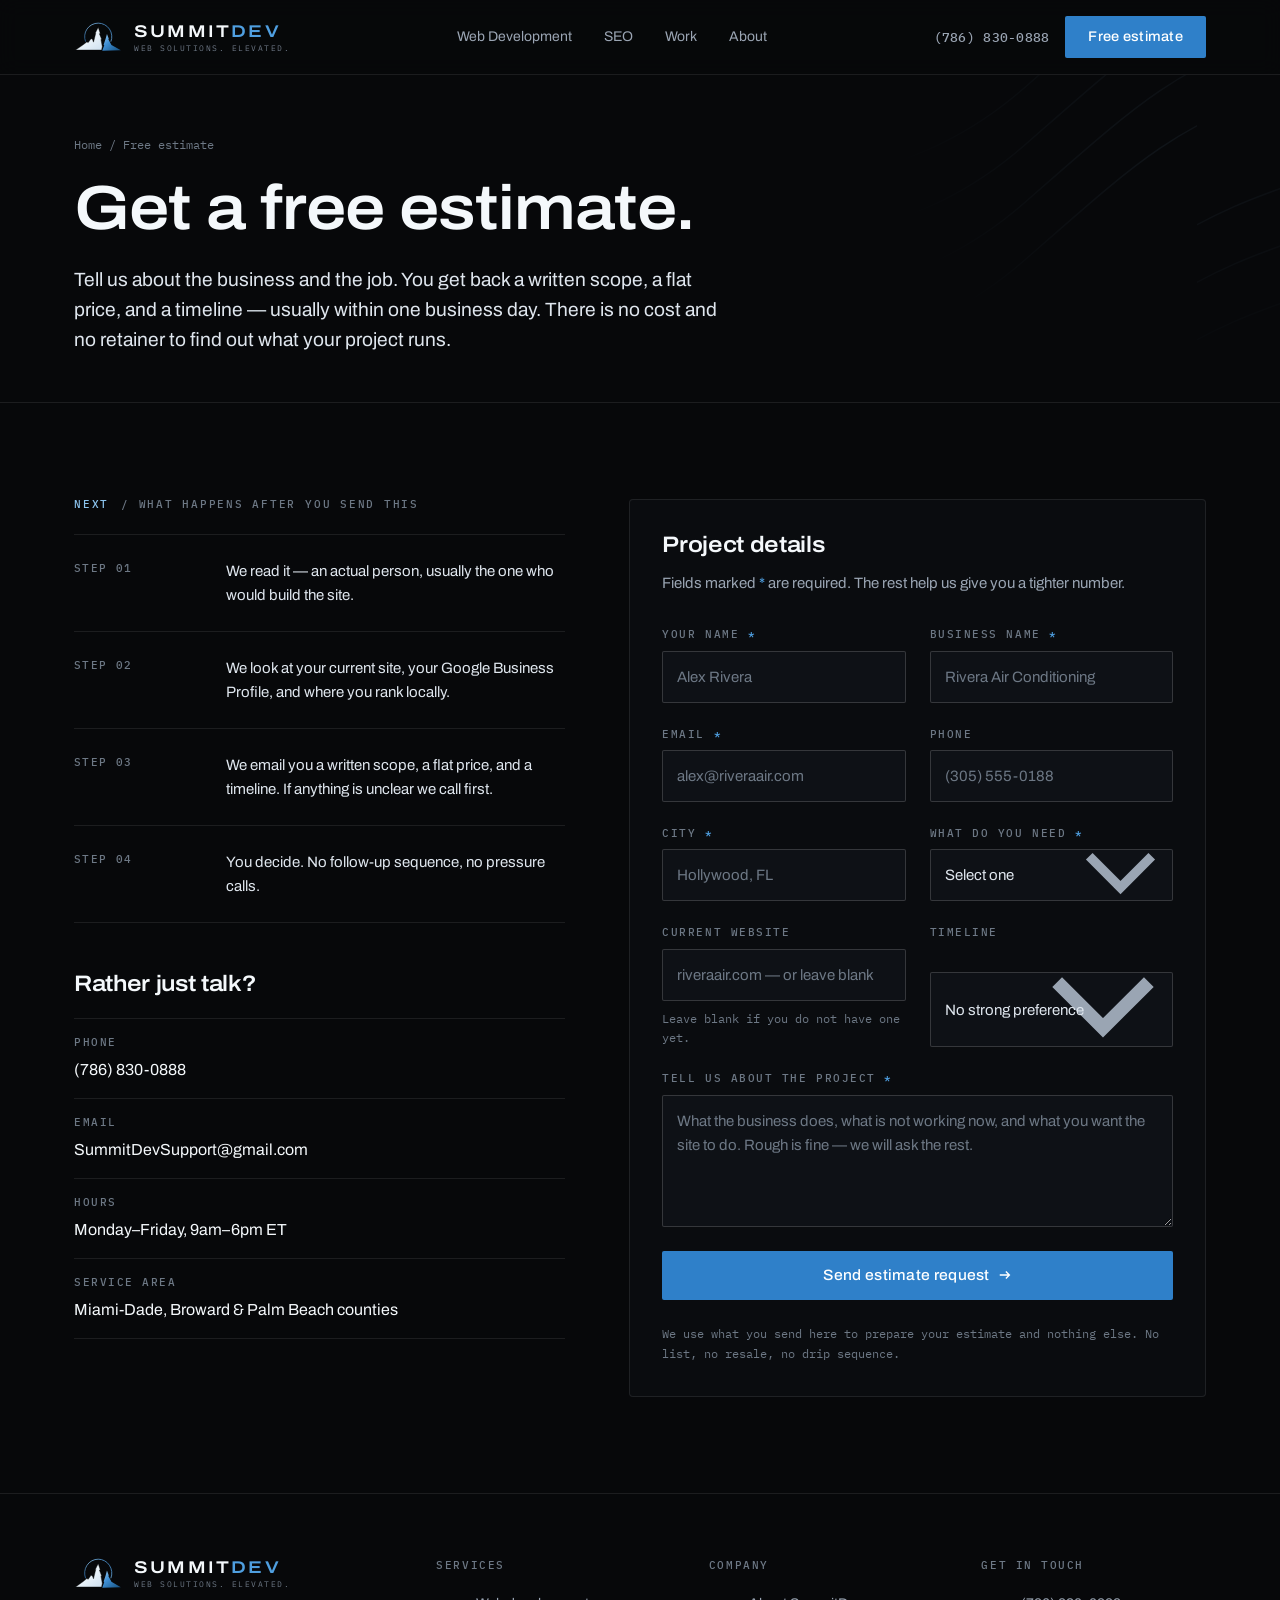
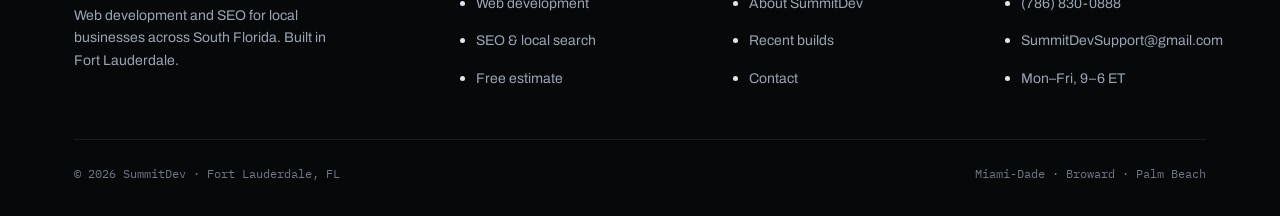
<file: contact.html>
<!doctype html>
<html lang="en">
<head>
<meta charset="utf-8">
<meta name="viewport" content="width=device-width, initial-scale=1">
<title>Free Website Estimate — SummitDev | South Florida</title>
<meta name="description" content="Request a free website estimate from SummitDev. Tell us about your South Florida business and get a written scope, flat price, and timeline within one business day.">
<link rel="canonical" href="https://www.summitdev.dev/contact">
<meta property="og:type" content="website">
<meta property="og:title" content="Free Website Estimate — SummitDev">
<meta property="og:description" content="Written scope, flat price, and timeline within one business day. No cost, no retainer.">
<meta property="og:url" content="https://www.summitdev.dev/contact">
<meta property="og:image" content="https://www.summitdev.dev/assets/og-image.png">
<meta name="theme-color" content="#07080a">
<link rel="icon" href="favicon.svg" type="image/svg+xml">
<link rel="preconnect" href="https://fonts.googleapis.com">
<link rel="preconnect" href="https://fonts.gstatic.com" crossorigin>
<link href="https://fonts.googleapis.com/css2?family=Archivo:wdth,wght@62..125,100..900&family=IBM+Plex+Mono:wght@400;500&display=swap" rel="stylesheet">
<link rel="stylesheet" href="styles.css">
</head>
<body>
<a class="skip-link" href="#main">Skip to content</a>

<header class="masthead">
  <div class="wrap masthead__inner">
    <a class="logo" href="/" aria-label="SummitDev home">
      <img src="assets/logo-mark.svg" alt="" width="48" height="31" decoding="async">
      <span class="logo__type">
        <span class="logo__name">Summit<b>Dev</b></span>
        <span class="logo__tag">Web Solutions. Elevated.</span>
      </span>
    </a>

    <nav class="nav" aria-label="Primary">
      <a href="/web-development">Web Development</a>
      <a href="/seo">SEO</a>
      <a href="/work">Work</a>
      <a href="/about">About</a>
    </nav>

    <div class="masthead__cta">
      <a class="masthead__phone" href="tel:+17868300888">(786) 830-0888</a>
      <a class="btn btn--primary" href="/contact" aria-current="page">Free estimate</a>
      <button class="burger" type="button" aria-expanded="false" aria-controls="drawer" aria-label="Menu"><span></span></button>
    </div>
  </div>

  <div class="drawer" id="drawer">
    <div class="wrap">
      <a href="/web-development">Web Development</a>
      <a href="/seo">SEO</a>
      <a href="/work">Work</a>
      <a href="/about">About</a>
      <a href="tel:+17868300888">(786) 830-0888</a>
      <a class="btn btn--primary" href="/contact">Free estimate</a>
    </div>
  </div>
</header>

<main id="main">

  <section class="pagehead">
    <div class="wrap">
      <p class="crumbs"><a href="/">Home</a> / Free estimate</p>
      <h1>Get a free estimate.</h1>
      <p class="lede">Tell us about the business and the job. You get back a written scope, a flat price, and a timeline — usually within one business day. There is no cost and no retainer to find out what your project runs.</p>
    </div>
  </section>

  <section class="section">
    <div class="wrap split">

      <!-- ---------- Aside: what happens next ---------- -->
      <div>
        <p class="rubric">Next <span>/ What happens after you send this</span></p>

        <dl class="spec">
          <div><dt>Step 01</dt><dd>We read it — an actual person, usually the one who would build the site.</dd></div>
          <div><dt>Step 02</dt><dd>We look at your current site, your Google Business Profile, and where you rank locally.</dd></div>
          <div><dt>Step 03</dt><dd>We email you a written scope, a flat price, and a timeline. If anything is unclear we call first.</dd></div>
          <div><dt>Step 04</dt><dd>You decide. No follow-up sequence, no pressure calls.</dd></div>
        </dl>

        <h3 style="margin-top:48px;">Rather just talk?</h3>
        <dl class="contact-lines" style="margin-top:20px;">
          <div>
            <dt>Phone</dt>
            <dd><a href="tel:+17868300888">(786) 830-0888</a></dd>
          </div>
          <div>
            <dt>Email</dt>
            <dd><a href="mailto:SummitDevSupport@gmail.com">SummitDevSupport@gmail.com</a></dd>
          </div>
          <div>
            <dt>Hours</dt>
            <dd>Monday–Friday, 9am–6pm ET</dd>
          </div>
          <div>
            <dt>Service area</dt>
            <dd>Miami-Dade, Broward &amp; Palm Beach counties</dd>
          </div>
        </dl>
      </div>

      <!-- ---------- Form ---------- -->
      <div class="panel">
        <h3>Project details</h3>
        <p style="margin:12px 0 32px;font-size:15px;">Fields marked <span style="color:#4f9fe0;">*</span> are required. The rest help us give you a tighter number.</p>

        <form class="form" data-estimate-form novalidate>
          <div class="form__row">
            <div class="field">
              <label for="f-name">Your name <span class="req">*</span></label>
              <input id="f-name" name="name" type="text" autocomplete="name" required placeholder="Alex Rivera">
              <span class="err">Please tell us your name.</span>
            </div>
            <div class="field">
              <label for="f-business">Business name <span class="req">*</span></label>
              <input id="f-business" name="business" type="text" autocomplete="organization" required placeholder="Rivera Air Conditioning">
              <span class="err">Please tell us the business name.</span>
            </div>
          </div>

          <div class="form__row">
            <div class="field">
              <label for="f-email">Email <span class="req">*</span></label>
              <input id="f-email" name="email" type="email" autocomplete="email" required placeholder="alex@riveraair.com">
              <span class="err">Please enter a valid email address.</span>
            </div>
            <div class="field">
              <label for="f-phone">Phone</label>
              <input id="f-phone" name="phone" type="tel" autocomplete="tel" placeholder="(305) 555-0188">
              <span class="err">Please check the phone number.</span>
            </div>
          </div>

          <div class="form__row">
            <div class="field">
              <label for="f-city">City <span class="req">*</span></label>
              <input id="f-city" name="city" type="text" autocomplete="address-level2" required placeholder="Hollywood, FL">
              <span class="err">Which city is the business in?</span>
            </div>
            <div class="field">
              <label for="f-service">What do you need <span class="req">*</span></label>
              <select id="f-service" name="service" required>
                <option value="">Select one</option>
                <option>New website</option>
                <option>Website rebuild or redesign</option>
                <option>Fixes to my current site</option>
                <option>SEO / local search</option>
                <option>Website + SEO</option>
                <option>Not sure yet</option>
              </select>
              <span class="err">Pick the closest option.</span>
            </div>
          </div>

          <div class="form__row">
            <div class="field">
              <label for="f-website">Current website</label>
              <input id="f-website" name="website" type="text" inputmode="url" placeholder="riveraair.com — or leave blank">
              <span class="hint">Leave blank if you do not have one yet.</span>
            </div>
            <div class="field">
              <label for="f-timeline">Timeline</label>
              <select id="f-timeline" name="timeline">
                <option value="">No strong preference</option>
                <option>As soon as possible</option>
                <option>Within a month</option>
                <option>One to three months</option>
                <option>Just planning ahead</option>
              </select>
            </div>
          </div>

          <div class="field">
            <label for="f-details">Tell us about the project <span class="req">*</span></label>
            <textarea id="f-details" name="details" required placeholder="What the business does, what is not working now, and what you want the site to do. Rough is fine — we will ask the rest."></textarea>
            <span class="err">A sentence or two is enough to get started.</span>
          </div>

          <!-- Honeypot: hidden from people, catches most bots -->
          <div class="hp" aria-hidden="true">
            <label for="f-hp">Do not fill this in</label>
            <input id="f-hp" name="company_website_hp" type="text" tabindex="-1" autocomplete="off">
          </div>

          <div class="form__status" role="status" aria-live="polite"></div>

          <button class="btn btn--primary btn--lg" type="submit">
            Send estimate request
            <svg viewBox="0 0 16 16" fill="none" stroke="currentColor" stroke-width="1.6" aria-hidden="true"><path d="M2 8h11M9 4l4 4-4 4"/></svg>
          </button>

          <p class="form__note">We use what you send here to prepare your estimate and nothing else. No list, no resale, no drip sequence.</p>
        </form>
      </div>

    </div>
  </section>

</main>

<footer class="footer">
  <div class="wrap">
    <div class="footer__top">
      <div class="footer__col footer__brand">
        <a class="logo" href="/" aria-label="SummitDev home">
          <img src="assets/logo-mark.svg" alt="" width="48" height="31" decoding="async">
          <span class="logo__type">
            <span class="logo__name">Summit<b>Dev</b></span>
            <span class="logo__tag">Web Solutions. Elevated.</span>
          </span>
        </a>
        <p>Web development and SEO for local businesses across South Florida. Built in Fort Lauderdale.</p>
      </div>

      <div class="footer__col">
        <h4>Services</h4>
        <ul>
          <li><a href="/web-development">Web development</a></li>
          <li><a href="/seo">SEO &amp; local search</a></li>
          <li><a href="/contact">Free estimate</a></li>
        </ul>
      </div>

      <div class="footer__col">
        <h4>Company</h4>
        <ul>
          <li><a href="/about">About SummitDev</a></li>
          <li><a href="/work">Recent builds</a></li>
          <li><a href="/contact">Contact</a></li>
        </ul>
      </div>

      <div class="footer__col">
        <h4>Get in touch</h4>
        <ul>
          <li><a href="tel:+17868300888">(786) 830-0888</a></li>
          <li><a href="mailto:SummitDevSupport@gmail.com">SummitDevSupport@gmail.com</a></li>
          <li><a href="/contact">Mon–Fri, 9–6 ET</a></li>
        </ul>
      </div>
    </div>

    <div class="footer__bottom">
      <span>&copy; <span data-year>2026</span> SummitDev · Fort Lauderdale, FL</span>
      <span>Miami-Dade · Broward · Palm Beach</span>
    </div>
  </div>
</footer>

<script src="main.js" defer></script>
</body>
</html>
</file>
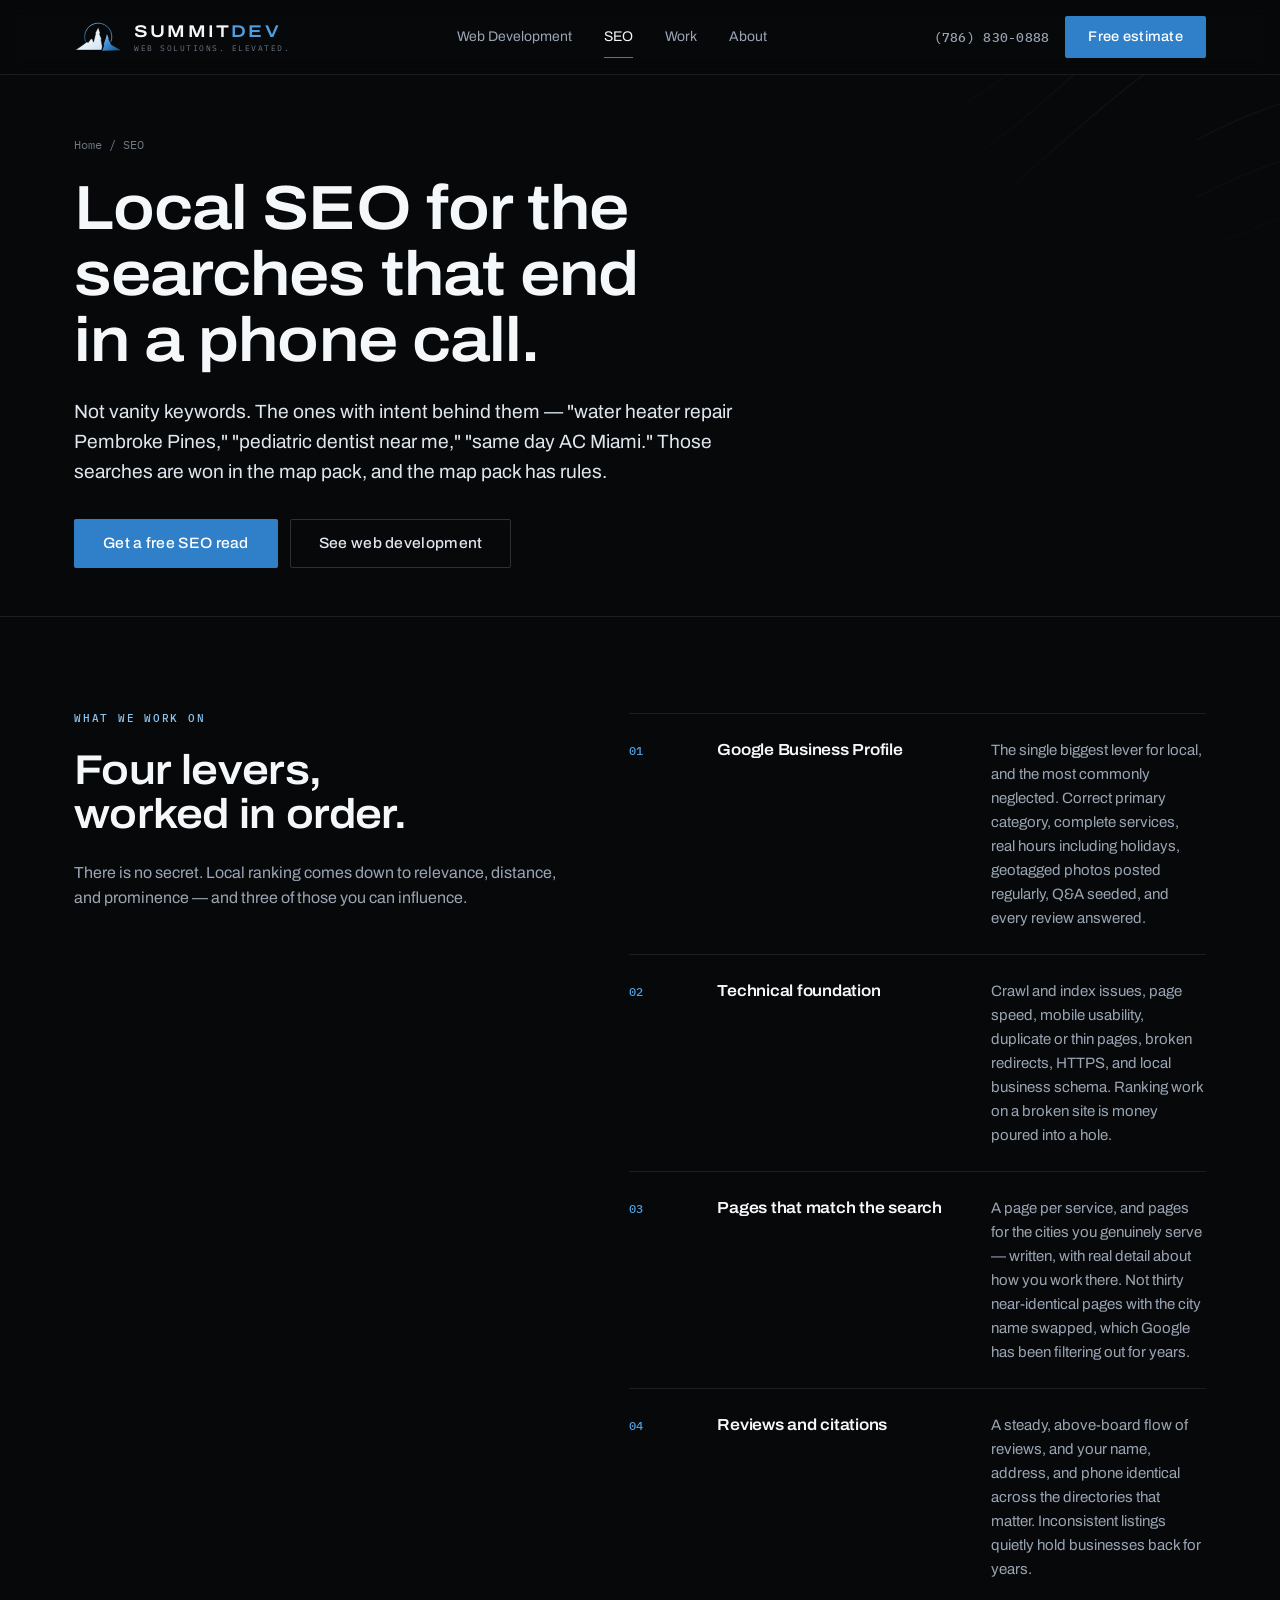
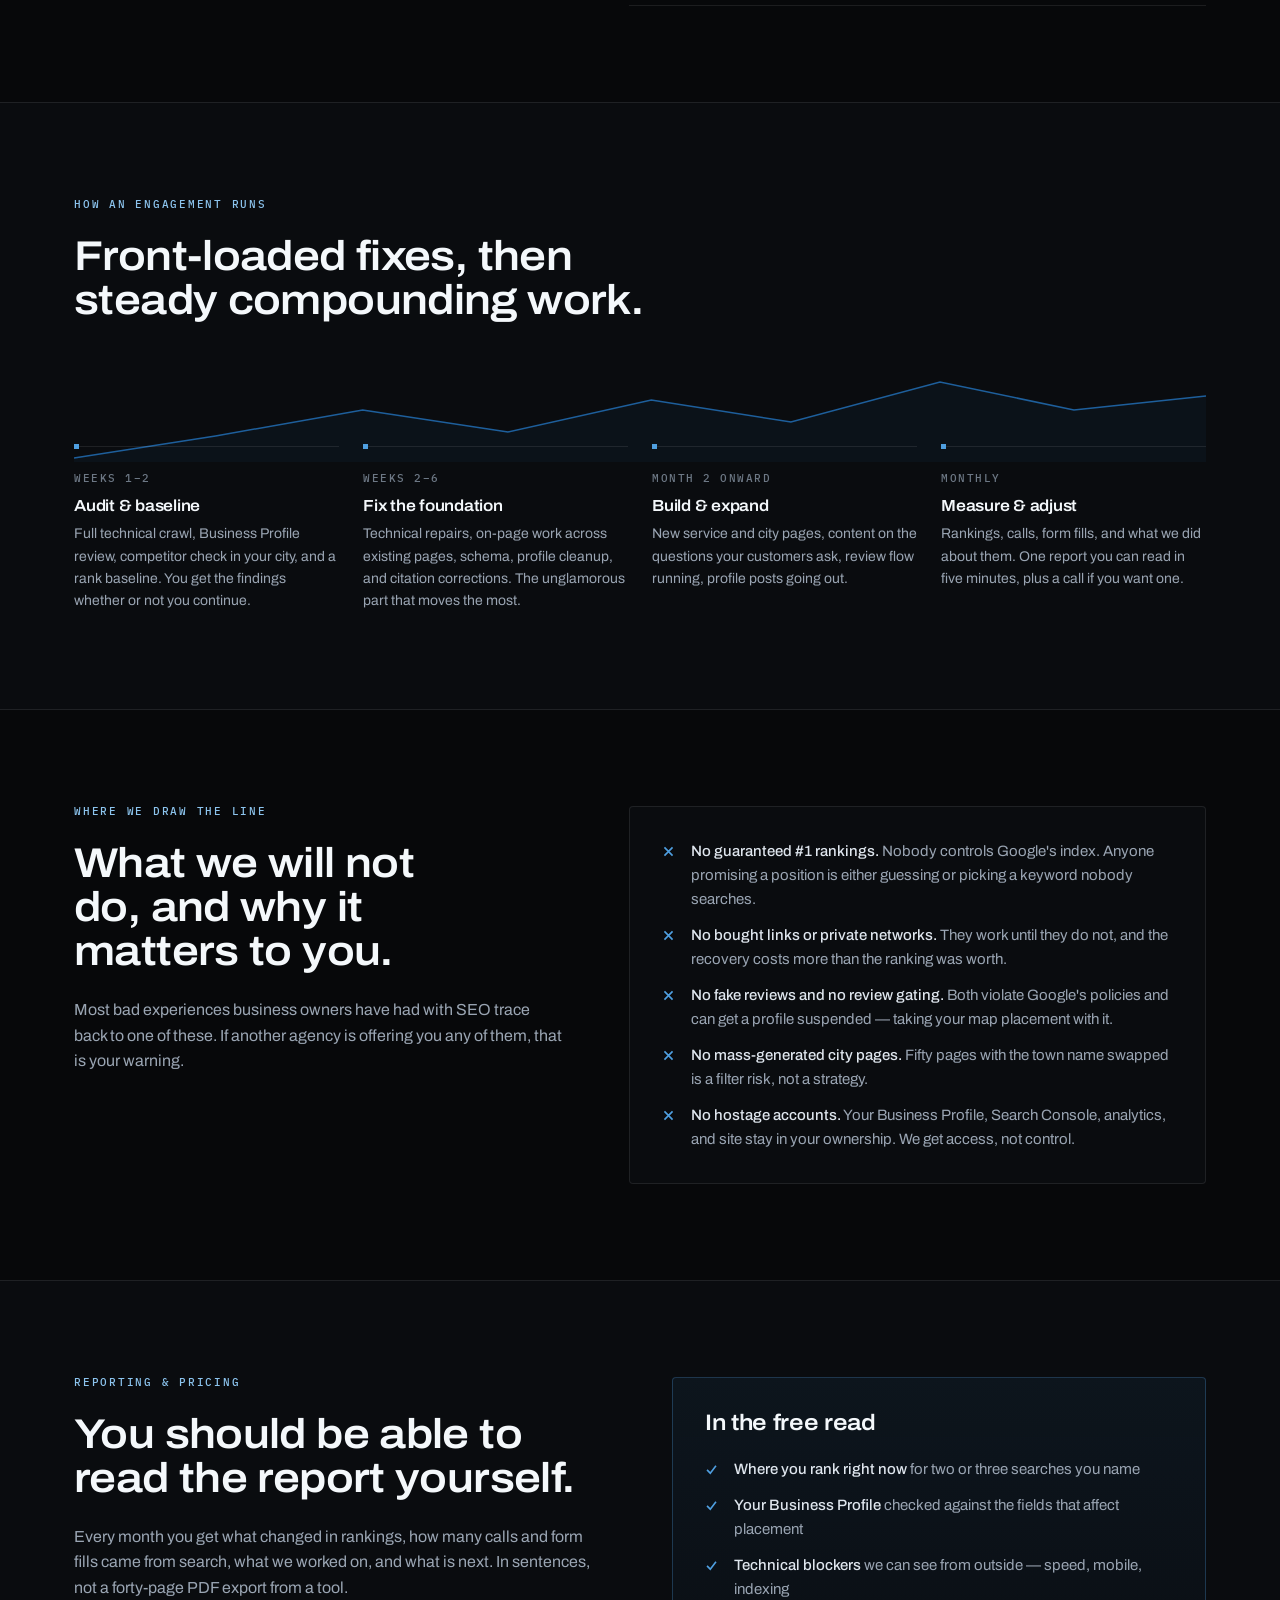
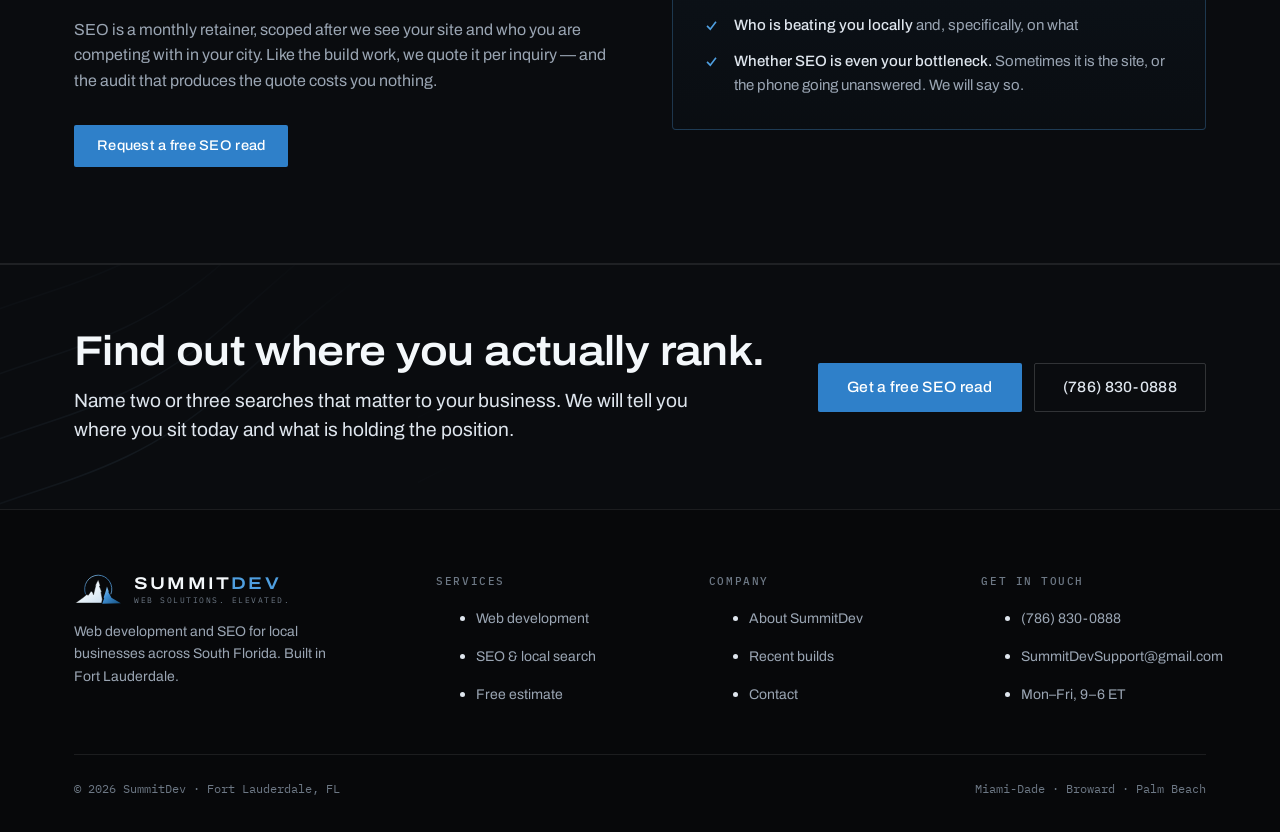
<file: seo.html>
<!doctype html>
<html lang="en">
<head>
<meta charset="utf-8">
<meta name="viewport" content="width=device-width, initial-scale=1">
<title>SEO &amp; Local Search — SummitDev | South Florida</title>
<meta name="description" content="Local SEO for South Florida businesses: Google Business Profile, map pack rankings, technical fixes, city and service pages, and plain-English monthly reporting.">
<link rel="canonical" href="https://www.summitdev.dev/seo">
<meta property="og:type" content="website">
<meta property="og:title" content="SEO &amp; Local Search — SummitDev">
<meta property="og:description" content="Local SEO that targets the searches ending in a phone call. Miami-Dade, Broward, Palm Beach.">
<meta property="og:url" content="https://www.summitdev.dev/seo">
<meta property="og:image" content="https://www.summitdev.dev/assets/og-image.png">
<meta name="theme-color" content="#07080a">
<link rel="icon" href="favicon.svg" type="image/svg+xml">
<link rel="preconnect" href="https://fonts.googleapis.com">
<link rel="preconnect" href="https://fonts.gstatic.com" crossorigin>
<link href="https://fonts.googleapis.com/css2?family=Archivo:wdth,wght@62..125,100..900&family=IBM+Plex+Mono:wght@400;500&display=swap" rel="stylesheet">
<link rel="stylesheet" href="styles.css">
</head>
<body>
<a class="skip-link" href="#main">Skip to content</a>

<header class="masthead">
  <div class="wrap masthead__inner">
    <a class="logo" href="/" aria-label="SummitDev home">
      <img src="assets/logo-mark.svg" alt="" width="48" height="31" decoding="async">
      <span class="logo__type">
        <span class="logo__name">Summit<b>Dev</b></span>
        <span class="logo__tag">Web Solutions. Elevated.</span>
      </span>
    </a>

    <nav class="nav" aria-label="Primary">
      <a href="/web-development">Web Development</a>
      <a href="/seo" aria-current="page">SEO</a>
      <a href="/work">Work</a>
      <a href="/about">About</a>
    </nav>

    <div class="masthead__cta">
      <a class="masthead__phone" href="tel:+17868300888">(786) 830-0888</a>
      <a class="btn btn--primary" href="/contact">Free estimate</a>
      <button class="burger" type="button" aria-expanded="false" aria-controls="drawer" aria-label="Menu"><span></span></button>
    </div>
  </div>

  <div class="drawer" id="drawer">
    <div class="wrap">
      <a href="/web-development">Web Development</a>
      <a href="/seo">SEO</a>
      <a href="/work">Work</a>
      <a href="/about">About</a>
      <a href="tel:+17868300888">(786) 830-0888</a>
      <a class="btn btn--primary" href="/contact">Free estimate</a>
    </div>
  </div>
</header>

<main id="main">

  <section class="pagehead">
    <div class="wrap">
      <p class="crumbs"><a href="/">Home</a> / SEO</p>
      <h1>Local SEO for the searches that end in a phone call.</h1>
      <p class="lede">Not vanity keywords. The ones with intent behind them — "water heater repair Pembroke Pines," "pediatric dentist near me," "same day AC Miami." Those searches are won in the map pack, and the map pack has rules.</p>
      <div class="btn-row" style="margin-top:32px;">
        <a class="btn btn--primary btn--lg" href="/contact">Get a free SEO read</a>
        <a class="btn btn--ghost btn--lg" href="/web-development">See web development</a>
      </div>
    </div>
  </section>

  <!-- ================= THE FOUR LEVERS ================= -->
  <section class="section">
    <div class="wrap split split--sticky">
      <div>
        <p class="rubric">What we work on</p>
        <h2>Four levers, worked in order.</h2>
        <p style="margin-top:24px;">There is no secret. Local ranking comes down to relevance, distance, and prominence — and three of those you can influence.</p>
      </div>

      <div class="rows">
        <div class="rows__item">
          <span class="rows__num">01</span>
          <h4>Google Business Profile</h4>
          <p>The single biggest lever for local, and the most commonly neglected. Correct primary category, complete services, real hours including holidays, geotagged photos posted regularly, Q&amp;A seeded, and every review answered.</p>
        </div>
        <div class="rows__item">
          <span class="rows__num">02</span>
          <h4>Technical foundation</h4>
          <p>Crawl and index issues, page speed, mobile usability, duplicate or thin pages, broken redirects, HTTPS, and local business schema. Ranking work on a broken site is money poured into a hole.</p>
        </div>
        <div class="rows__item">
          <span class="rows__num">03</span>
          <h4>Pages that match the search</h4>
          <p>A page per service, and pages for the cities you genuinely serve — written, with real detail about how you work there. Not thirty near-identical pages with the city name swapped, which Google has been filtering out for years.</p>
        </div>
        <div class="rows__item">
          <span class="rows__num">04</span>
          <h4>Reviews and citations</h4>
          <p>A steady, above-board flow of reviews, and your name, address, and phone identical across the directories that matter. Inconsistent listings quietly hold businesses back for years.</p>
        </div>
      </div>
    </div>
  </section>

  <!-- ================= ENGAGEMENT SHAPE ================= -->
  <section class="section section--panel">
    <div class="wrap">
      <p class="rubric">How an engagement runs</p>
      <h2 style="max-width:24ch;">Front-loaded fixes, then steady compounding work.</h2>

      <div class="ridge">
        <svg class="ridge__line" viewBox="0 0 1200 92" preserveAspectRatio="none" aria-hidden="true">
          <path d="M0 88 L150 66 L306 40 L460 62 L612 30 L760 52 L918 12 L1060 40 L1200 26" fill="none" stroke="currentColor" stroke-width="1.5" vector-effect="non-scaling-stroke"/>
          <path d="M0 88 L150 66 L306 40 L460 62 L612 30 L760 52 L918 12 L1060 40 L1200 26 L1200 92 L0 92 Z" fill="currentColor" opacity=".07"/>
        </svg>

        <div class="ridge__steps">
          <div class="ridge__step">
            <span class="mono-label">Weeks 1–2</span>
            <h4>Audit &amp; baseline</h4>
            <p>Full technical crawl, Business Profile review, competitor check in your city, and a rank baseline. You get the findings whether or not you continue.</p>
          </div>
          <div class="ridge__step">
            <span class="mono-label">Weeks 2–6</span>
            <h4>Fix the foundation</h4>
            <p>Technical repairs, on-page work across existing pages, schema, profile cleanup, and citation corrections. The unglamorous part that moves the most.</p>
          </div>
          <div class="ridge__step">
            <span class="mono-label">Month 2 onward</span>
            <h4>Build &amp; expand</h4>
            <p>New service and city pages, content on the questions your customers ask, review flow running, profile posts going out.</p>
          </div>
          <div class="ridge__step">
            <span class="mono-label">Monthly</span>
            <h4>Measure &amp; adjust</h4>
            <p>Rankings, calls, form fills, and what we did about them. One report you can read in five minutes, plus a call if you want one.</p>
          </div>
        </div>
      </div>
    </div>
  </section>

  <!-- ================= WHAT WE DON'T DO ================= -->
  <section class="section">
    <div class="wrap split">
      <div>
        <p class="rubric">Where we draw the line</p>
        <h2>What we will not do, and why it matters to you.</h2>
        <p style="margin-top:24px;">Most bad experiences business owners have had with SEO trace back to one of these. If another agency is offering you any of them, that is your warning.</p>
      </div>

      <div class="panel">
        <ul class="checks">
          <li><svg viewBox="0 0 16 16" fill="none" stroke="currentColor" stroke-width="2" aria-hidden="true"><path d="M3 3l10 10M13 3L3 13"/></svg><span><b>No guaranteed #1 rankings.</b> Nobody controls Google's index. Anyone promising a position is either guessing or picking a keyword nobody searches.</span></li>
          <li><svg viewBox="0 0 16 16" fill="none" stroke="currentColor" stroke-width="2" aria-hidden="true"><path d="M3 3l10 10M13 3L3 13"/></svg><span><b>No bought links or private networks.</b> They work until they do not, and the recovery costs more than the ranking was worth.</span></li>
          <li><svg viewBox="0 0 16 16" fill="none" stroke="currentColor" stroke-width="2" aria-hidden="true"><path d="M3 3l10 10M13 3L3 13"/></svg><span><b>No fake reviews and no review gating.</b> Both violate Google's policies and can get a profile suspended — taking your map placement with it.</span></li>
          <li><svg viewBox="0 0 16 16" fill="none" stroke="currentColor" stroke-width="2" aria-hidden="true"><path d="M3 3l10 10M13 3L3 13"/></svg><span><b>No mass-generated city pages.</b> Fifty pages with the town name swapped is a filter risk, not a strategy.</span></li>
          <li><svg viewBox="0 0 16 16" fill="none" stroke="currentColor" stroke-width="2" aria-hidden="true"><path d="M3 3l10 10M13 3L3 13"/></svg><span><b>No hostage accounts.</b> Your Business Profile, Search Console, analytics, and site stay in your ownership. We get access, not control.</span></li>
        </ul>
      </div>
    </div>
  </section>

  <!-- ================= REPORTING & PRICING ================= -->
  <section class="section section--panel">
    <div class="wrap split split--even">
      <div>
        <p class="rubric">Reporting &amp; pricing</p>
        <h2>You should be able to read the report yourself.</h2>
        <p style="margin-top:24px;">Every month you get what changed in rankings, how many calls and form fills came from search, what we worked on, and what is next. In sentences, not a forty-page PDF export from a tool.</p>
        <p>SEO is a monthly retainer, scoped after we see your site and who you are competing with in your city. Like the build work, we quote it per inquiry — and the audit that produces the quote costs you nothing.</p>
        <div class="btn-row" style="margin-top:32px;">
          <a class="btn btn--primary" href="/contact">Request a free SEO read</a>
        </div>
      </div>

      <div class="panel panel--blue">
        <h3>In the free read</h3>
        <ul class="checks" style="margin-top:20px;">
          <li><svg viewBox="0 0 16 16" fill="none" stroke="currentColor" stroke-width="2" aria-hidden="true"><path d="M2.5 8.5l4 4 7-9"/></svg><span><b>Where you rank right now</b> for two or three searches you name</span></li>
          <li><svg viewBox="0 0 16 16" fill="none" stroke="currentColor" stroke-width="2" aria-hidden="true"><path d="M2.5 8.5l4 4 7-9"/></svg><span><b>Your Business Profile</b> checked against the fields that affect placement</span></li>
          <li><svg viewBox="0 0 16 16" fill="none" stroke="currentColor" stroke-width="2" aria-hidden="true"><path d="M2.5 8.5l4 4 7-9"/></svg><span><b>Technical blockers</b> we can see from outside — speed, mobile, indexing</span></li>
          <li><svg viewBox="0 0 16 16" fill="none" stroke="currentColor" stroke-width="2" aria-hidden="true"><path d="M2.5 8.5l4 4 7-9"/></svg><span><b>Who is beating you locally</b> and, specifically, on what</span></li>
          <li><svg viewBox="0 0 16 16" fill="none" stroke="currentColor" stroke-width="2" aria-hidden="true"><path d="M2.5 8.5l4 4 7-9"/></svg><span><b>Whether SEO is even your bottleneck.</b> Sometimes it is the site, or the phone going unanswered. We will say so.</span></li>
        </ul>
      </div>
    </div>
  </section>

  <!-- ================= CTA ================= -->
  <section class="cta">
    <div class="wrap cta__inner">
      <div>
        <h2>Find out where you actually rank.</h2>
        <p class="lede">Name two or three searches that matter to your business. We will tell you where you sit today and what is holding the position.</p>
      </div>
      <div class="btn-row">
        <a class="btn btn--primary btn--lg" href="/contact">Get a free SEO read</a>
        <a class="btn btn--ghost btn--lg" href="tel:+17868300888">(786) 830-0888</a>
      </div>
    </div>
  </section>

</main>

<footer class="footer">
  <div class="wrap">
    <div class="footer__top">
      <div class="footer__col footer__brand">
        <a class="logo" href="/" aria-label="SummitDev home">
          <img src="assets/logo-mark.svg" alt="" width="48" height="31" decoding="async">
          <span class="logo__type">
            <span class="logo__name">Summit<b>Dev</b></span>
            <span class="logo__tag">Web Solutions. Elevated.</span>
          </span>
        </a>
        <p>Web development and SEO for local businesses across South Florida. Built in Fort Lauderdale.</p>
      </div>

      <div class="footer__col">
        <h4>Services</h4>
        <ul>
          <li><a href="/web-development">Web development</a></li>
          <li><a href="/seo">SEO &amp; local search</a></li>
          <li><a href="/contact">Free estimate</a></li>
        </ul>
      </div>

      <div class="footer__col">
        <h4>Company</h4>
        <ul>
          <li><a href="/about">About SummitDev</a></li>
          <li><a href="/work">Recent builds</a></li>
          <li><a href="/contact">Contact</a></li>
        </ul>
      </div>

      <div class="footer__col">
        <h4>Get in touch</h4>
        <ul>
          <li><a href="tel:+17868300888">(786) 830-0888</a></li>
          <li><a href="mailto:SummitDevSupport@gmail.com">SummitDevSupport@gmail.com</a></li>
          <li><a href="/contact">Mon–Fri, 9–6 ET</a></li>
        </ul>
      </div>
    </div>

    <div class="footer__bottom">
      <span>&copy; <span data-year>2026</span> SummitDev · Fort Lauderdale, FL</span>
      <span>Miami-Dade · Broward · Palm Beach</span>
    </div>
  </div>
</footer>

<script src="main.js" defer></script>
</body>
</html>
</file>
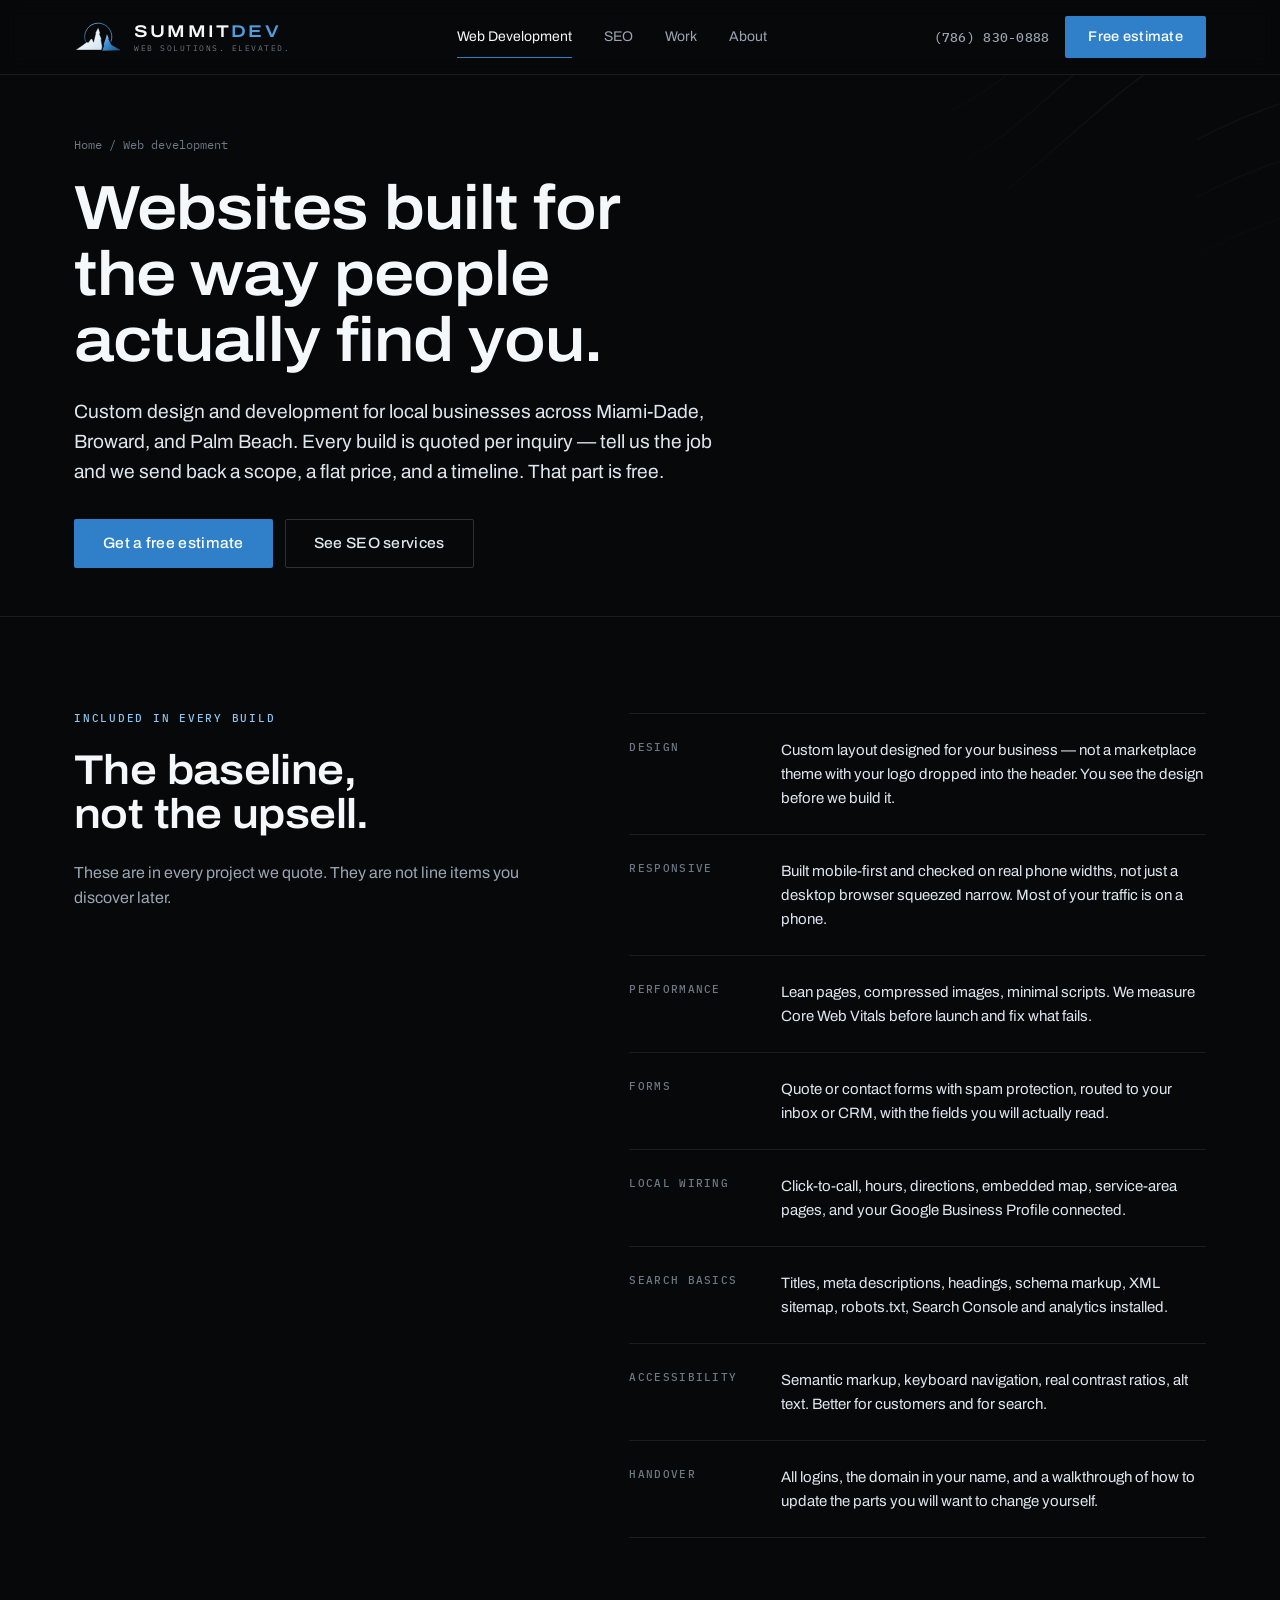
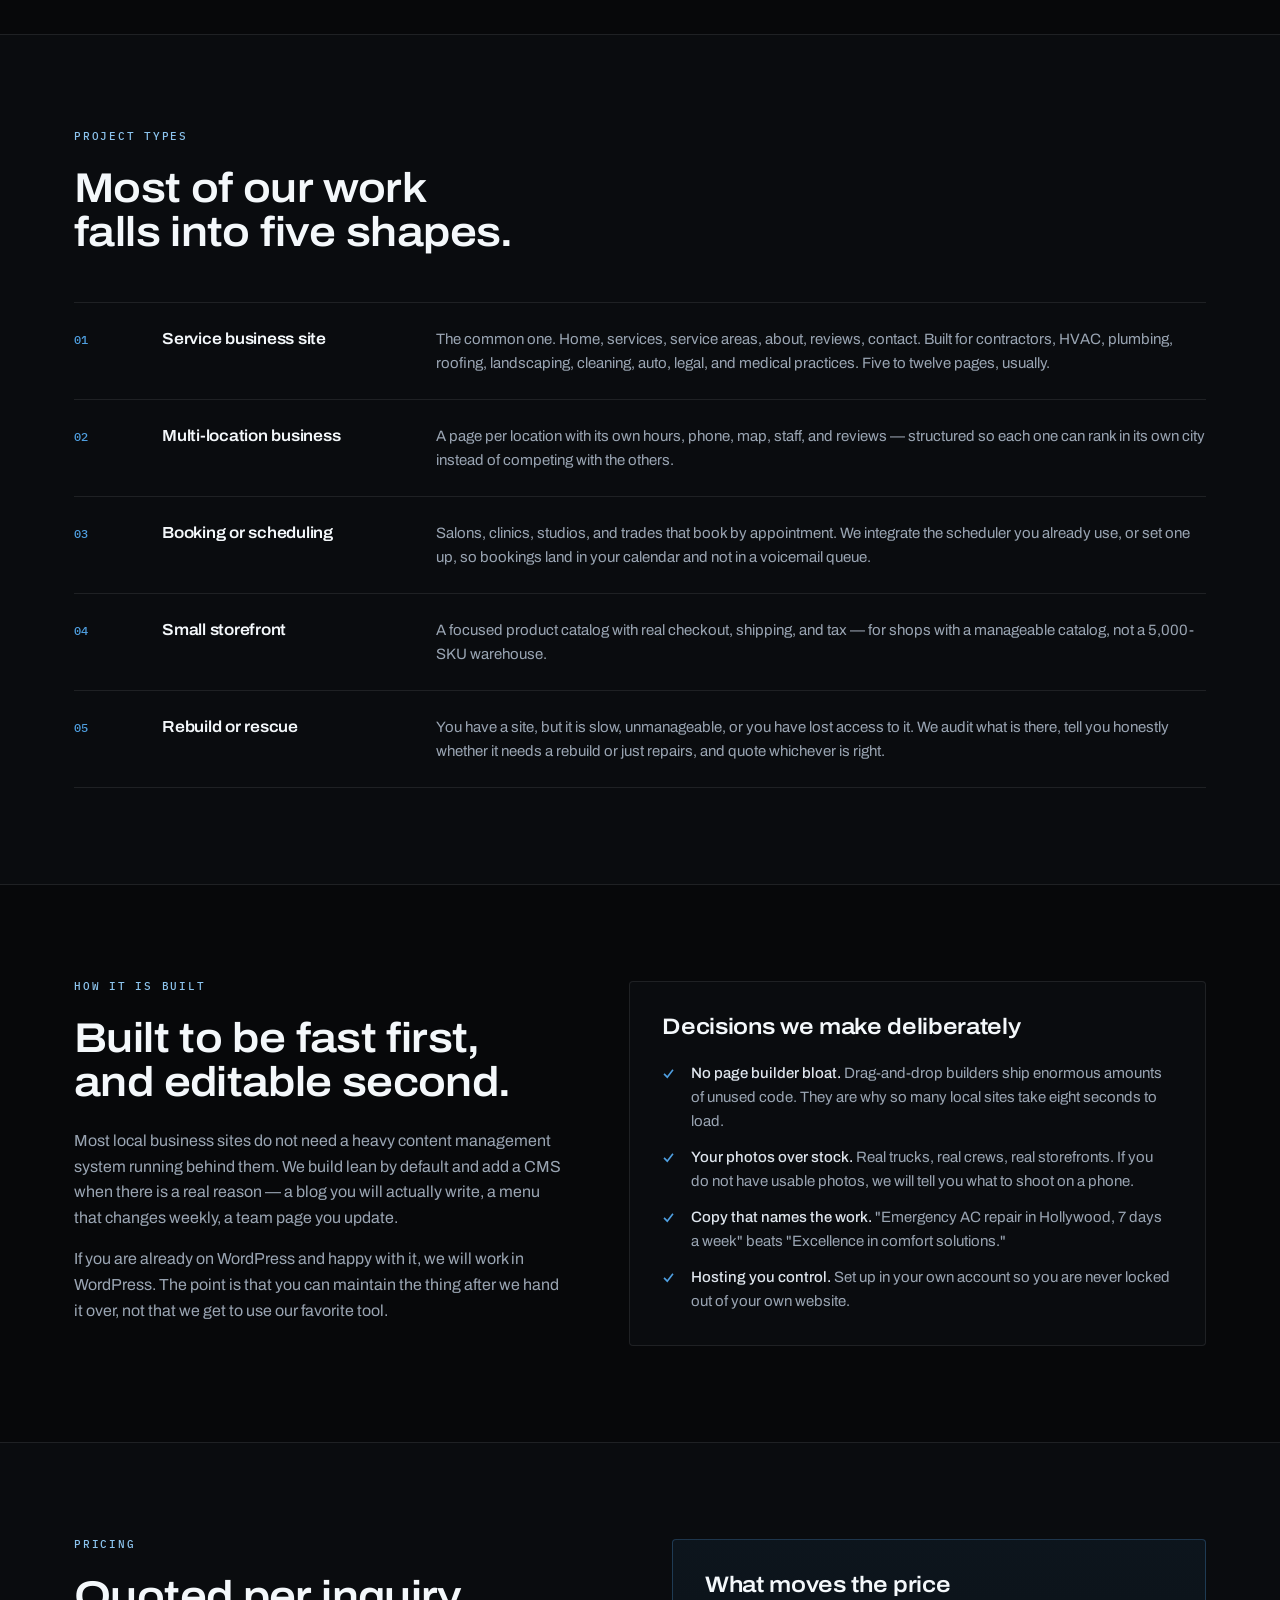
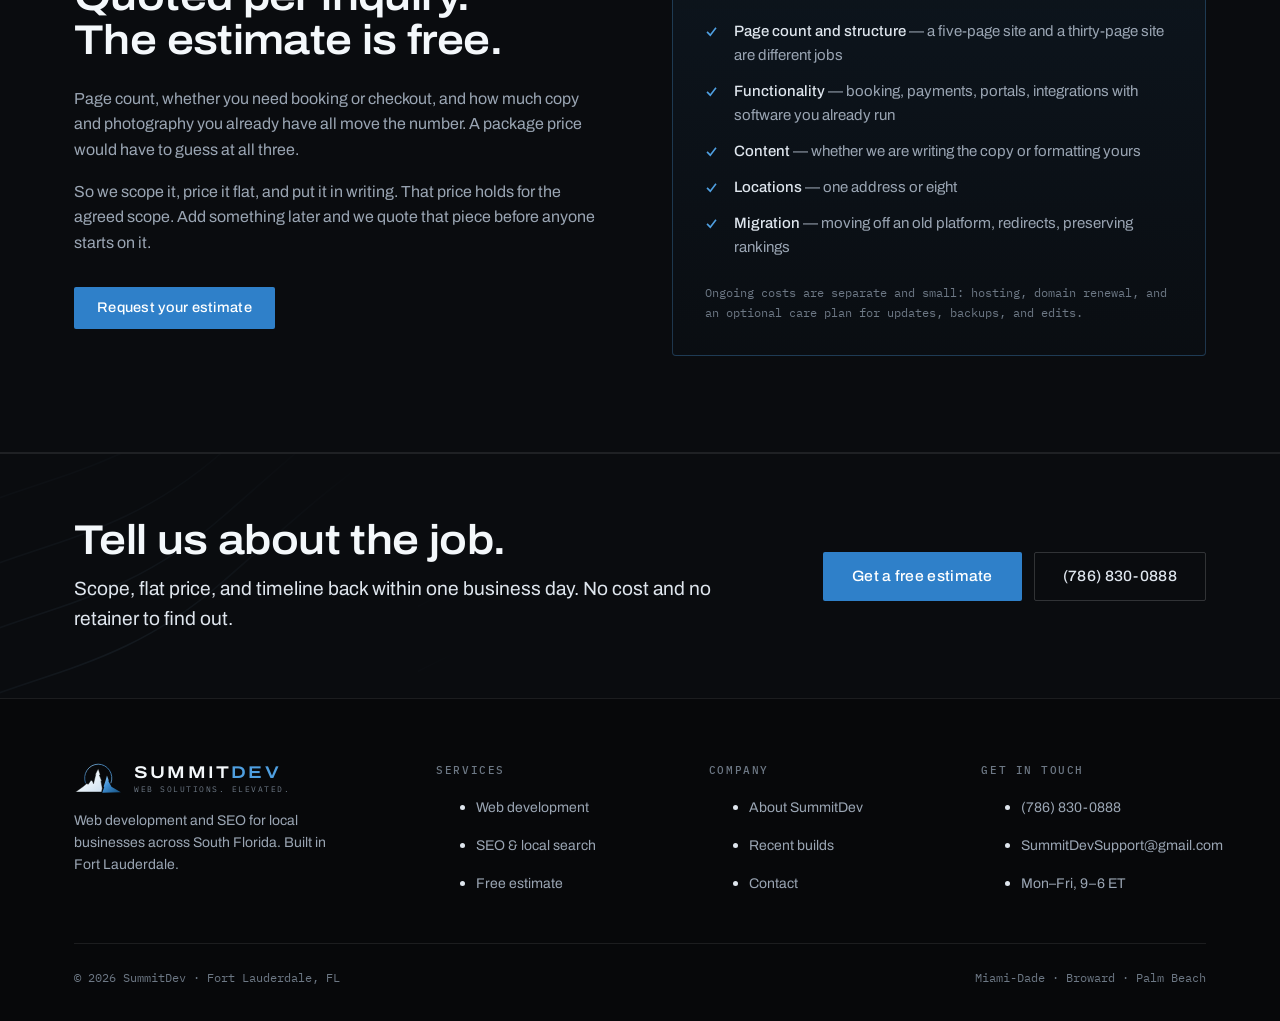
<file: web-development.html>
<!doctype html>
<html lang="en">
<head>
<meta charset="utf-8">
<meta name="viewport" content="width=device-width, initial-scale=1">
<title>Website Development — SummitDev | South Florida</title>
<meta name="description" content="Custom website design and development for South Florida local businesses. Fast, mobile-first, built to convert. Quoted per inquiry with a free written estimate.">
<link rel="canonical" href="https://www.summitdev.dev/web-development">
<meta property="og:type" content="website">
<meta property="og:title" content="Website Development — SummitDev">
<meta property="og:description" content="Custom websites for South Florida local businesses. Quoted per inquiry. Free estimates.">
<meta property="og:url" content="https://www.summitdev.dev/web-development">
<meta property="og:image" content="https://www.summitdev.dev/assets/og-image.png">
<meta name="theme-color" content="#07080a">
<link rel="icon" href="favicon.svg" type="image/svg+xml">
<link rel="preconnect" href="https://fonts.googleapis.com">
<link rel="preconnect" href="https://fonts.gstatic.com" crossorigin>
<link href="https://fonts.googleapis.com/css2?family=Archivo:wdth,wght@62..125,100..900&family=IBM+Plex+Mono:wght@400;500&display=swap" rel="stylesheet">
<link rel="stylesheet" href="styles.css">
</head>
<body>
<a class="skip-link" href="#main">Skip to content</a>

<header class="masthead">
  <div class="wrap masthead__inner">
    <a class="logo" href="/" aria-label="SummitDev home">
      <img src="assets/logo-mark.svg" alt="" width="48" height="31" decoding="async">
      <span class="logo__type">
        <span class="logo__name">Summit<b>Dev</b></span>
        <span class="logo__tag">Web Solutions. Elevated.</span>
      </span>
    </a>

    <nav class="nav" aria-label="Primary">
      <a href="/web-development" aria-current="page">Web Development</a>
      <a href="/seo">SEO</a>
      <a href="/work">Work</a>
      <a href="/about">About</a>
    </nav>

    <div class="masthead__cta">
      <a class="masthead__phone" href="tel:+17868300888">(786) 830-0888</a>
      <a class="btn btn--primary" href="/contact">Free estimate</a>
      <button class="burger" type="button" aria-expanded="false" aria-controls="drawer" aria-label="Menu"><span></span></button>
    </div>
  </div>

  <div class="drawer" id="drawer">
    <div class="wrap">
      <a href="/web-development">Web Development</a>
      <a href="/seo">SEO</a>
      <a href="/work">Work</a>
      <a href="/about">About</a>
      <a href="tel:+17868300888">(786) 830-0888</a>
      <a class="btn btn--primary" href="/contact">Free estimate</a>
    </div>
  </div>
</header>

<main id="main">

  <section class="pagehead">
    <div class="wrap">
      <p class="crumbs"><a href="/">Home</a> / Web development</p>
      <h1>Websites built for the way people actually find you.</h1>
      <p class="lede">Custom design and development for local businesses across Miami-Dade, Broward, and Palm Beach. Every build is quoted per inquiry — tell us the job and we send back a scope, a flat price, and a timeline. That part is free.</p>
      <div class="btn-row" style="margin-top:32px;">
        <a class="btn btn--primary btn--lg" href="/contact">Get a free estimate</a>
        <a class="btn btn--ghost btn--lg" href="/seo">See SEO services</a>
      </div>
    </div>
  </section>

  <!-- ================= WHAT'S INCLUDED ================= -->
  <section class="section">
    <div class="wrap split split--sticky">
      <div>
        <p class="rubric">Included in every build</p>
        <h2>The baseline, not the upsell.</h2>
        <p style="margin-top:24px;">These are in every project we quote. They are not line items you discover later.</p>
      </div>

      <dl class="spec">
        <div><dt>Design</dt><dd>Custom layout designed for your business — not a marketplace theme with your logo dropped into the header. You see the design before we build it.</dd></div>
        <div><dt>Responsive</dt><dd>Built mobile-first and checked on real phone widths, not just a desktop browser squeezed narrow. Most of your traffic is on a phone.</dd></div>
        <div><dt>Performance</dt><dd>Lean pages, compressed images, minimal scripts. We measure Core Web Vitals before launch and fix what fails.</dd></div>
        <div><dt>Forms</dt><dd>Quote or contact forms with spam protection, routed to your inbox or CRM, with the fields you will actually read.</dd></div>
        <div><dt>Local wiring</dt><dd>Click-to-call, hours, directions, embedded map, service-area pages, and your Google Business Profile connected.</dd></div>
        <div><dt>Search basics</dt><dd>Titles, meta descriptions, headings, schema markup, XML sitemap, robots.txt, Search Console and analytics installed.</dd></div>
        <div><dt>Accessibility</dt><dd>Semantic markup, keyboard navigation, real contrast ratios, alt text. Better for customers and for search.</dd></div>
        <div><dt>Handover</dt><dd>All logins, the domain in your name, and a walkthrough of how to update the parts you will want to change yourself.</dd></div>
      </dl>
    </div>
  </section>

  <!-- ================= WHAT WE BUILD ================= -->
  <section class="section section--panel">
    <div class="wrap">
      <p class="rubric">Project types</p>
      <h2 style="max-width:20ch;">Most of our work falls into five shapes.</h2>

      <div class="rows" style="margin-top:48px;">
        <div class="rows__item">
          <span class="rows__num">01</span>
          <h4>Service business site</h4>
          <p>The common one. Home, services, service areas, about, reviews, contact. Built for contractors, HVAC, plumbing, roofing, landscaping, cleaning, auto, legal, and medical practices. Five to twelve pages, usually.</p>
        </div>
        <div class="rows__item">
          <span class="rows__num">02</span>
          <h4>Multi-location business</h4>
          <p>A page per location with its own hours, phone, map, staff, and reviews — structured so each one can rank in its own city instead of competing with the others.</p>
        </div>
        <div class="rows__item">
          <span class="rows__num">03</span>
          <h4>Booking or scheduling</h4>
          <p>Salons, clinics, studios, and trades that book by appointment. We integrate the scheduler you already use, or set one up, so bookings land in your calendar and not in a voicemail queue.</p>
        </div>
        <div class="rows__item">
          <span class="rows__num">04</span>
          <h4>Small storefront</h4>
          <p>A focused product catalog with real checkout, shipping, and tax — for shops with a manageable catalog, not a 5,000-SKU warehouse.</p>
        </div>
        <div class="rows__item">
          <span class="rows__num">05</span>
          <h4>Rebuild or rescue</h4>
          <p>You have a site, but it is slow, unmanageable, or you have lost access to it. We audit what is there, tell you honestly whether it needs a rebuild or just repairs, and quote whichever is right.</p>
        </div>
      </div>
    </div>
  </section>

  <!-- ================= HOW WE BUILD ================= -->
  <section class="section">
    <div class="wrap split">
      <div>
        <p class="rubric">How it is built</p>
        <h2>Built to be fast first, and editable second.</h2>
        <p style="margin-top:24px;">Most local business sites do not need a heavy content management system running behind them. We build lean by default and add a CMS when there is a real reason — a blog you will actually write, a menu that changes weekly, a team page you update.</p>
        <p>If you are already on WordPress and happy with it, we will work in WordPress. The point is that you can maintain the thing after we hand it over, not that we get to use our favorite tool.</p>
      </div>

      <div class="panel">
        <h3>Decisions we make deliberately</h3>
        <ul class="checks" style="margin-top:20px;">
          <li><svg viewBox="0 0 16 16" fill="none" stroke="currentColor" stroke-width="2" aria-hidden="true"><path d="M2.5 8.5l4 4 7-9"/></svg><span><b>No page builder bloat.</b> Drag-and-drop builders ship enormous amounts of unused code. They are why so many local sites take eight seconds to load.</span></li>
          <li><svg viewBox="0 0 16 16" fill="none" stroke="currentColor" stroke-width="2" aria-hidden="true"><path d="M2.5 8.5l4 4 7-9"/></svg><span><b>Your photos over stock.</b> Real trucks, real crews, real storefronts. If you do not have usable photos, we will tell you what to shoot on a phone.</span></li>
          <li><svg viewBox="0 0 16 16" fill="none" stroke="currentColor" stroke-width="2" aria-hidden="true"><path d="M2.5 8.5l4 4 7-9"/></svg><span><b>Copy that names the work.</b> "Emergency AC repair in Hollywood, 7 days a week" beats "Excellence in comfort solutions."</span></li>
          <li><svg viewBox="0 0 16 16" fill="none" stroke="currentColor" stroke-width="2" aria-hidden="true"><path d="M2.5 8.5l4 4 7-9"/></svg><span><b>Hosting you control.</b> Set up in your own account so you are never locked out of your own website.</span></li>
        </ul>
      </div>
    </div>
  </section>

  <!-- ================= PRICING ================= -->
  <section class="section section--panel">
    <div class="wrap split split--even">
      <div>
        <p class="rubric">Pricing</p>
        <h2>Quoted per inquiry. The estimate is free.</h2>
        <p style="margin-top:24px;">Page count, whether you need booking or checkout, and how much copy and photography you already have all move the number. A package price would have to guess at all three.</p>
        <p>So we scope it, price it flat, and put it in writing. That price holds for the agreed scope. Add something later and we quote that piece before anyone starts on it.</p>
        <div class="btn-row" style="margin-top:32px;">
          <a class="btn btn--primary" href="/contact">Request your estimate</a>
        </div>
      </div>

      <div class="panel panel--blue">
        <h3>What moves the price</h3>
        <ul class="checks" style="margin-top:20px;">
          <li><svg viewBox="0 0 16 16" fill="none" stroke="currentColor" stroke-width="2" aria-hidden="true"><path d="M2.5 8.5l4 4 7-9"/></svg><span><b>Page count and structure</b> — a five-page site and a thirty-page site are different jobs</span></li>
          <li><svg viewBox="0 0 16 16" fill="none" stroke="currentColor" stroke-width="2" aria-hidden="true"><path d="M2.5 8.5l4 4 7-9"/></svg><span><b>Functionality</b> — booking, payments, portals, integrations with software you already run</span></li>
          <li><svg viewBox="0 0 16 16" fill="none" stroke="currentColor" stroke-width="2" aria-hidden="true"><path d="M2.5 8.5l4 4 7-9"/></svg><span><b>Content</b> — whether we are writing the copy or formatting yours</span></li>
          <li><svg viewBox="0 0 16 16" fill="none" stroke="currentColor" stroke-width="2" aria-hidden="true"><path d="M2.5 8.5l4 4 7-9"/></svg><span><b>Locations</b> — one address or eight</span></li>
          <li><svg viewBox="0 0 16 16" fill="none" stroke="currentColor" stroke-width="2" aria-hidden="true"><path d="M2.5 8.5l4 4 7-9"/></svg><span><b>Migration</b> — moving off an old platform, redirects, preserving rankings</span></li>
        </ul>
        <p class="form__note" style="margin-top:24px;">Ongoing costs are separate and small: hosting, domain renewal, and an optional care plan for updates, backups, and edits.</p>
      </div>
    </div>
  </section>

  <!-- ================= CTA ================= -->
  <section class="cta">
    <div class="wrap cta__inner">
      <div>
        <h2>Tell us about the job.</h2>
        <p class="lede">Scope, flat price, and timeline back within one business day. No cost and no retainer to find out.</p>
      </div>
      <div class="btn-row">
        <a class="btn btn--primary btn--lg" href="/contact">Get a free estimate</a>
        <a class="btn btn--ghost btn--lg" href="tel:+17868300888">(786) 830-0888</a>
      </div>
    </div>
  </section>

</main>

<footer class="footer">
  <div class="wrap">
    <div class="footer__top">
      <div class="footer__col footer__brand">
        <a class="logo" href="/" aria-label="SummitDev home">
          <img src="assets/logo-mark.svg" alt="" width="48" height="31" decoding="async">
          <span class="logo__type">
            <span class="logo__name">Summit<b>Dev</b></span>
            <span class="logo__tag">Web Solutions. Elevated.</span>
          </span>
        </a>
        <p>Web development and SEO for local businesses across South Florida. Built in Fort Lauderdale.</p>
      </div>

      <div class="footer__col">
        <h4>Services</h4>
        <ul>
          <li><a href="/web-development">Web development</a></li>
          <li><a href="/seo">SEO &amp; local search</a></li>
          <li><a href="/contact">Free estimate</a></li>
        </ul>
      </div>

      <div class="footer__col">
        <h4>Company</h4>
        <ul>
          <li><a href="/about">About SummitDev</a></li>
          <li><a href="/work">Recent builds</a></li>
          <li><a href="/contact">Contact</a></li>
        </ul>
      </div>

      <div class="footer__col">
        <h4>Get in touch</h4>
        <ul>
          <li><a href="tel:+17868300888">(786) 830-0888</a></li>
          <li><a href="mailto:SummitDevSupport@gmail.com">SummitDevSupport@gmail.com</a></li>
          <li><a href="/contact">Mon–Fri, 9–6 ET</a></li>
        </ul>
      </div>
    </div>

    <div class="footer__bottom">
      <span>&copy; <span data-year>2026</span> SummitDev · Fort Lauderdale, FL</span>
      <span>Miami-Dade · Broward · Palm Beach</span>
    </div>
  </div>
</footer>

<script src="main.js" defer></script>
</body>
</html>
</file>
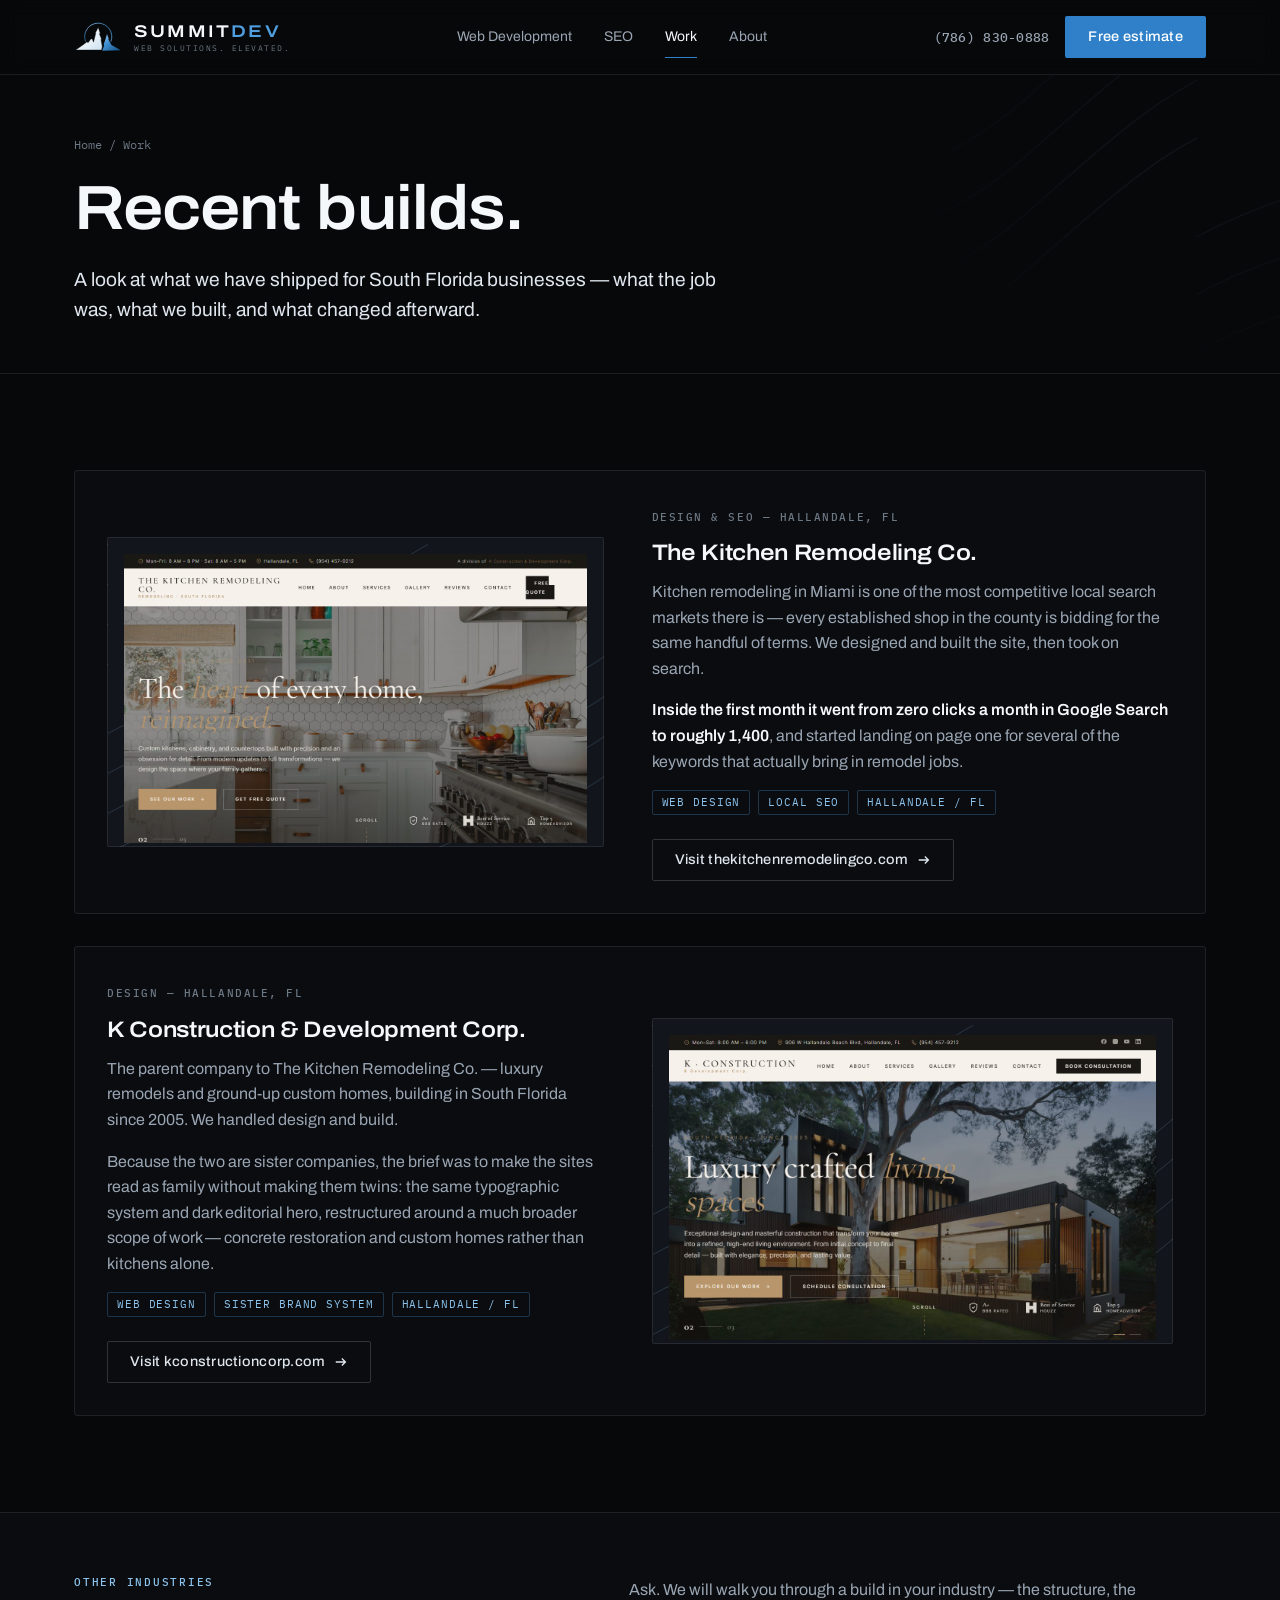
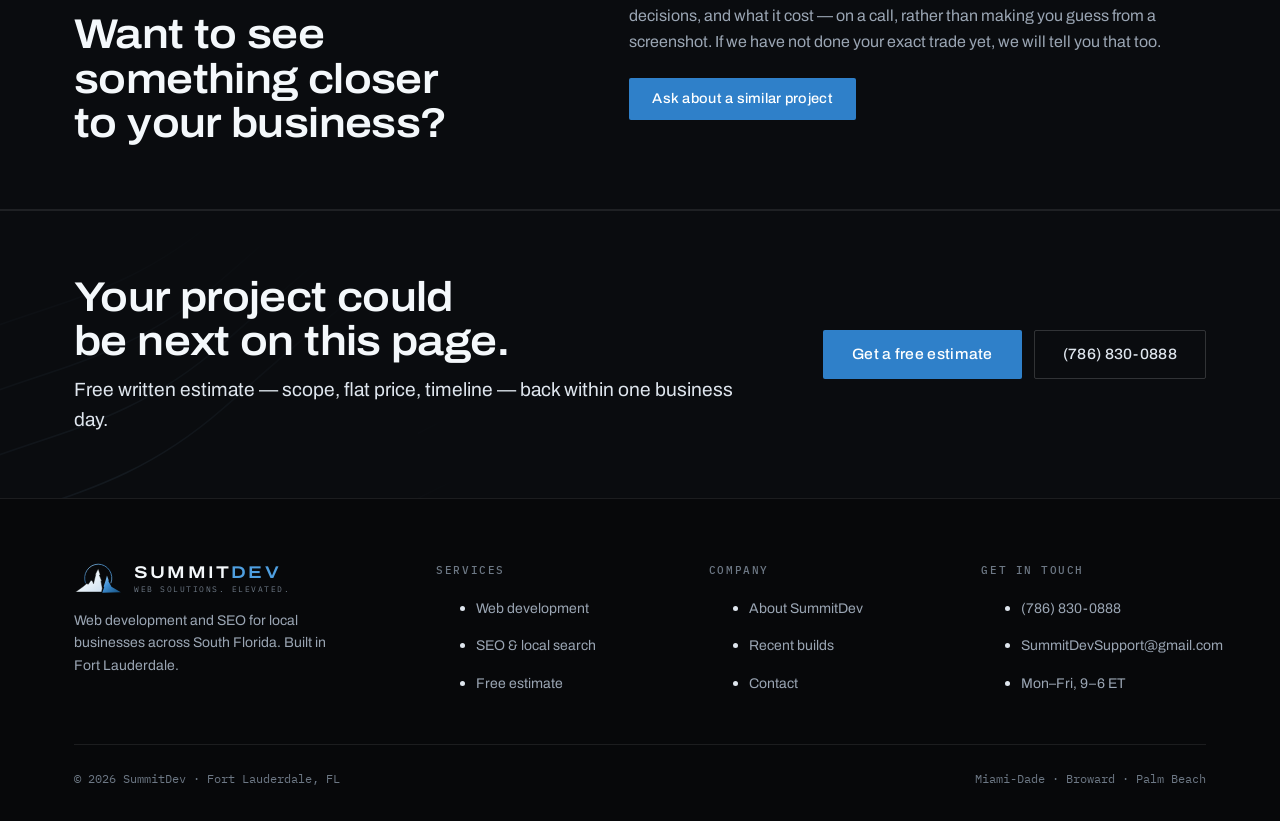
<file: work.html>
<!doctype html>
<html lang="en">
<head>
<meta charset="utf-8">
<meta name="viewport" content="width=device-width, initial-scale=1">
<title>Recent Builds — SummitDev | South Florida Web Development</title>
<meta name="description" content="Recent website and SEO projects by SummitDev for local businesses across Miami-Dade, Broward, and Palm Beach.">
<link rel="canonical" href="https://www.summitdev.dev/work">
<meta property="og:type" content="website">
<meta property="og:title" content="Recent Builds — SummitDev">
<meta property="og:description" content="Website and SEO projects for South Florida local businesses.">
<meta property="og:url" content="https://www.summitdev.dev/work">
<meta property="og:image" content="https://www.summitdev.dev/assets/og-image.png">
<meta name="theme-color" content="#07080a">
<link rel="icon" href="favicon.svg" type="image/svg+xml">
<link rel="preconnect" href="https://fonts.googleapis.com">
<link rel="preconnect" href="https://fonts.gstatic.com" crossorigin>
<link href="https://fonts.googleapis.com/css2?family=Archivo:wdth,wght@62..125,100..900&family=IBM+Plex+Mono:wght@400;500&display=swap" rel="stylesheet">
<link rel="stylesheet" href="styles.css">
</head>
<body>
<a class="skip-link" href="#main">Skip to content</a>

<header class="masthead">
  <div class="wrap masthead__inner">
    <a class="logo" href="/" aria-label="SummitDev home">
      <img src="assets/logo-mark.svg" alt="" width="48" height="31" decoding="async">
      <span class="logo__type">
        <span class="logo__name">Summit<b>Dev</b></span>
        <span class="logo__tag">Web Solutions. Elevated.</span>
      </span>
    </a>

    <nav class="nav" aria-label="Primary">
      <a href="/web-development">Web Development</a>
      <a href="/seo">SEO</a>
      <a href="/work" aria-current="page">Work</a>
      <a href="/about">About</a>
    </nav>

    <div class="masthead__cta">
      <a class="masthead__phone" href="tel:+17868300888">(786) 830-0888</a>
      <a class="btn btn--primary" href="/contact">Free estimate</a>
      <button class="burger" type="button" aria-expanded="false" aria-controls="drawer" aria-label="Menu"><span></span></button>
    </div>
  </div>

  <div class="drawer" id="drawer">
    <div class="wrap">
      <a href="/web-development">Web Development</a>
      <a href="/seo">SEO</a>
      <a href="/work">Work</a>
      <a href="/about">About</a>
      <a href="tel:+17868300888">(786) 830-0888</a>
      <a class="btn btn--primary" href="/contact">Free estimate</a>
    </div>
  </div>
</header>

<main id="main">

  <section class="pagehead">
    <div class="wrap">
      <p class="crumbs"><a href="/">Home</a> / Work</p>
      <h1>Recent builds.</h1>
      <p class="lede">A look at what we have shipped for South Florida businesses — what the job was, what we built, and what changed afterward.</p>
    </div>
  </section>

  <!-- =====================================================================
       PORTFOLIO
       ---------------------------------------------------------------------
       To add a project: copy an <article class="work__item"> block, capture a
       1280x800 screenshot into assets/, and update the heading, copy, tags,
       and link. Every other item flips its image to the opposite side
       automatically (see .work__item:nth-child(even) in styles.css).
       Only claim numbers you can back up with a Search Console export.
       ===================================================================== -->
  <section class="section">
    <div class="wrap work">

      <article class="work__item">
        <div class="work__shot">
          <img src="assets/work-kitchen-remodeling.jpg" width="1280" height="800" decoding="async" fetchpriority="high"
               alt="The Kitchen Remodeling Co. homepage — a full-width kitchen photograph behind the headline &ldquo;The heart of every home, reimagined.&rdquo;">
        </div>
        <div>
          <span class="mono-label">Design &amp; SEO — Hallandale, FL</span>
          <h3 style="margin:12px 0;">The Kitchen Remodeling Co.</h3>
          <p>Kitchen remodeling in Miami is one of the most competitive local search markets there is — every established shop in the county is bidding for the same handful of terms. We designed and built the site, then took on search.</p>
          <p><strong>Inside the first month it went from zero clicks a month in Google Search to roughly 1,400</strong>, and started landing on page one for several of the keywords that actually bring in remodel jobs.</p>
          <div class="work__meta">
            <span class="tag">Web design</span>
            <span class="tag">Local SEO</span>
            <span class="tag">Hallandale / FL</span>
          </div>
          <div class="btn-row" style="margin-top:24px;">
            <a class="btn btn--ghost" href="https://www.thekitchenremodelingco.com" target="_blank" rel="noopener">Visit thekitchenremodelingco.com
              <svg viewBox="0 0 16 16" fill="none" stroke="currentColor" stroke-width="1.6" aria-hidden="true"><path d="M2 8h11M9 4l4 4-4 4"/></svg>
            </a>
          </div>
        </div>
      </article>

      <article class="work__item">
        <div class="work__shot">
          <img src="assets/work-kconstruction.jpg" width="1280" height="800" loading="lazy" decoding="async"
               alt="K Construction &amp; Development Corp. homepage — a dusk photograph of a modern home behind the headline &ldquo;Luxury crafted living spaces.&rdquo;">
        </div>
        <div>
          <span class="mono-label">Design — Hallandale, FL</span>
          <h3 style="margin:12px 0;">K Construction &amp; Development Corp.</h3>
          <p>The parent company to The Kitchen Remodeling Co. — luxury remodels and ground-up custom homes, building in South Florida since 2005. We handled design and build.</p>
          <p>Because the two are sister companies, the brief was to make the sites read as family without making them twins: the same typographic system and dark editorial hero, restructured around a much broader scope of work — concrete restoration and custom homes rather than kitchens alone.</p>
          <div class="work__meta">
            <span class="tag">Web design</span>
            <span class="tag">Sister brand system</span>
            <span class="tag">Hallandale / FL</span>
          </div>
          <div class="btn-row" style="margin-top:24px;">
            <a class="btn btn--ghost" href="https://kconstructioncorp.com" target="_blank" rel="noopener">Visit kconstructioncorp.com
              <svg viewBox="0 0 16 16" fill="none" stroke="currentColor" stroke-width="1.6" aria-hidden="true"><path d="M2 8h11M9 4l4 4-4 4"/></svg>
            </a>
          </div>
        </div>
      </article>

    </div>
  </section>

  <section class="section section--panel section--tight">
    <div class="wrap split">
      <div>
        <p class="rubric">Other industries</p>
        <h2>Want to see something closer to your business?</h2>
      </div>
      <div>
        <p>Ask. We will walk you through a build in your industry — the structure, the decisions, and what it cost — on a call, rather than making you guess from a screenshot. If we have not done your exact trade yet, we will tell you that too.</p>
        <div class="btn-row" style="margin-top:24px;">
          <a class="btn btn--primary" href="/contact">Ask about a similar project</a>
        </div>
      </div>
    </div>
  </section>

  <!-- ================= CTA ================= -->
  <section class="cta">
    <div class="wrap cta__inner">
      <div>
        <h2>Your project could be next on this page.</h2>
        <p class="lede">Free written estimate — scope, flat price, timeline — back within one business day.</p>
      </div>
      <div class="btn-row">
        <a class="btn btn--primary btn--lg" href="/contact">Get a free estimate</a>
        <a class="btn btn--ghost btn--lg" href="tel:+17868300888">(786) 830-0888</a>
      </div>
    </div>
  </section>

</main>

<footer class="footer">
  <div class="wrap">
    <div class="footer__top">
      <div class="footer__col footer__brand">
        <a class="logo" href="/" aria-label="SummitDev home">
          <img src="assets/logo-mark.svg" alt="" width="48" height="31" decoding="async">
          <span class="logo__type">
            <span class="logo__name">Summit<b>Dev</b></span>
            <span class="logo__tag">Web Solutions. Elevated.</span>
          </span>
        </a>
        <p>Web development and SEO for local businesses across South Florida. Built in Fort Lauderdale.</p>
      </div>

      <div class="footer__col">
        <h4>Services</h4>
        <ul>
          <li><a href="/web-development">Web development</a></li>
          <li><a href="/seo">SEO &amp; local search</a></li>
          <li><a href="/contact">Free estimate</a></li>
        </ul>
      </div>

      <div class="footer__col">
        <h4>Company</h4>
        <ul>
          <li><a href="/about">About SummitDev</a></li>
          <li><a href="/work">Recent builds</a></li>
          <li><a href="/contact">Contact</a></li>
        </ul>
      </div>

      <div class="footer__col">
        <h4>Get in touch</h4>
        <ul>
          <li><a href="tel:+17868300888">(786) 830-0888</a></li>
          <li><a href="mailto:SummitDevSupport@gmail.com">SummitDevSupport@gmail.com</a></li>
          <li><a href="/contact">Mon–Fri, 9–6 ET</a></li>
        </ul>
      </div>
    </div>

    <div class="footer__bottom">
      <span>&copy; <span data-year>2026</span> SummitDev · Fort Lauderdale, FL</span>
      <span>Miami-Dade · Broward · Palm Beach</span>
    </div>
  </div>
</footer>

<script src="main.js" defer></script>
</body>
</html>
</file>
<file: styles.css>
/* ===========================================================================
   SummitDev — Web Solutions. Elevated.
   Design direction: topographic / field-survey. Dark ground taken from the
   logo, brand blue as the only accent, contour lines and mono survey labels.
   Radius stays small on purpose. No glow, no gradient type.
   =========================================================================== */

/* --- 1. Reset ------------------------------------------------------------ */
*, *::before, *::after { box-sizing: border-box; }
html { -webkit-text-size-adjust: 100%; scroll-behavior: smooth; }
body, h1, h2, h3, h4, p, figure, blockquote, dl, dd, ul, ol { margin: 0; }
ul[class], ol[class] { list-style: none; padding: 0; }
img, svg, video { max-width: 100%; display: block; }
input, button, textarea, select { font: inherit; color: inherit; }
button { background: none; border: 0; cursor: pointer; }
a { color: inherit; }

/* --- 2. Tokens ----------------------------------------------------------- */
:root {
  /* Ground — sampled from the logo backdrop */
  --ink-900: #07080a;
  --ink-850: #0a0c0f;
  --ink-800: #0e1116;
  --ink-750: #12161c;

  /* Brand blue — sampled from the logo mark */
  --blue-600: #1e5f9c;
  --blue-500: #2f80c9;
  --blue-400: #4f9fe0;
  --blue-300: #8cc4ee;
  --blue-ghost: rgba(79, 159, 224, 0.10);

  --snow: #f4f8fb;
  --fg: #dfe6ee;
  --fg-muted: #9aa5b3;
  --fg-dim: #6d7885;

  --line: rgba(255, 255, 255, 0.085);
  --line-2: rgba(255, 255, 255, 0.16);
  --line-blue: rgba(79, 159, 224, 0.28);

  /* Radius scale — small, and used sparingly */
  --r-1: 2px;
  --r-2: 4px;

  /* Spacing scale — every gap on the page comes from this list */
  --s-1: 4px;   --s-2: 8px;   --s-3: 12px;  --s-4: 16px;
  --s-5: 24px;  --s-6: 32px;  --s-7: 48px;  --s-8: 64px;
  --s-9: 96px;

  --wrap: 1180px;
  --gutter: 24px;

  --sans: 'Archivo', 'Helvetica Neue', Arial, sans-serif;
  --mono: 'IBM Plex Mono', ui-monospace, 'SFMono-Regular', Menlo, monospace;

  /* Contour motif — thin survey arcs, very low alpha */
  --contour: url("data:image/svg+xml;utf8,<svg xmlns='http://www.w3.org/2000/svg' width='320' height='320' viewBox='0 0 320 320'><g fill='none' stroke='rgba(140,196,238,0.17)' stroke-width='1'><path d='M-40 300 C 60 230 120 250 200 180 S 300 90 380 60'/><path d='M-40 340 C 60 270 120 290 200 220 S 300 130 380 100'/><path d='M-40 260 C 60 190 120 210 200 140 S 300 50 380 20'/><path d='M-40 220 C 60 150 120 170 200 100 S 300 10 380 -20'/></g></svg>");
}

/* --- 3. Base ------------------------------------------------------------- */
body {
  background: var(--ink-900);
  color: var(--fg);
  font-family: var(--sans);
  font-size: 16px;
  line-height: 1.6;
  font-variation-settings: 'wdth' 100;
  -webkit-font-smoothing: antialiased;
  overflow-x: hidden;
}

::selection { background: var(--blue-500); color: #fff; }

:focus-visible { outline: 2px solid var(--blue-400); outline-offset: 3px; }

.skip-link {
  position: absolute; left: -9999px; top: 0; z-index: 100;
  background: var(--blue-500); color: #fff;
  padding: var(--s-3) var(--s-4); font: 500 13px/1 var(--mono);
}
.skip-link:focus { left: 0; }

/* --- 4. Type ------------------------------------------------------------- */
h1, h2, h3, h4 {
  font-family: var(--sans);
  font-weight: 600;
  line-height: 1.06;
  letter-spacing: -0.015em;
  color: var(--snow);
  font-variation-settings: 'wdth' 112;
  text-wrap: balance;
}
h1 { font-size: clamp(2.3rem, 5.2vw, 3.9rem); }
h2 { font-size: clamp(1.8rem, 3.4vw, 2.6rem); }
h3 { font-size: clamp(1.15rem, 1.8vw, 1.4rem); line-height: 1.2; }
h4 { font-size: 1rem; font-variation-settings: 'wdth' 108; }

p { color: var(--fg-muted); }
p + p { margin-top: var(--s-4); }
.lede { font-size: clamp(1.04rem, 1.5vw, 1.2rem); color: var(--fg); line-height: 1.55; max-width: 60ch; }
.measure { max-width: 64ch; }

a.inline {
  color: var(--blue-300);
  text-decoration: none;
  border-bottom: 1px solid var(--line-blue);
  padding-bottom: 1px;
}
a.inline:hover { border-bottom-color: var(--blue-300); }

strong { color: var(--snow); font-weight: 600; }

/* Mono eyebrow that labels each section */
.rubric {
  display: flex; align-items: center; gap: var(--s-3);
  font: 500 11px/1 var(--mono);
  letter-spacing: 0.16em;
  text-transform: uppercase;
  color: var(--blue-300);
  margin-bottom: var(--s-5);
}
.rubric span { color: var(--fg-dim); }

.mono-label {
  font: 500 11px/1.4 var(--mono);
  letter-spacing: 0.14em;
  text-transform: uppercase;
  color: var(--fg-dim);
}

/* --- 5. Layout ----------------------------------------------------------- */
.wrap {
  width: 100%;
  max-width: var(--wrap);
  margin-inline: auto;
  padding-inline: var(--gutter);
}
.section { padding-block: var(--s-9); position: relative; }
.section--tight { padding-block: var(--s-8); }
.section--edge { border-top: 1px solid var(--line); }
.section--panel { background: var(--ink-850); border-block: 1px solid var(--line); }

.stack > * + * { margin-top: var(--s-4); }
.stack-lg > * + * { margin-top: var(--s-6); }

/* --- 6. Header ----------------------------------------------------------- */
.masthead {
  position: sticky; top: 0; z-index: 50;
  background: rgba(7, 8, 10, 0.88);
  backdrop-filter: blur(10px);
  border-bottom: 1px solid var(--line);
}
.masthead__inner {
  display: flex; align-items: center; justify-content: space-between;
  gap: var(--s-5);
  height: 74px;
}

/* Logo lockup — the summit mark (assets/logo-mark.svg) + wordmark in the page
   font. Swap the mark for a different file by editing assets/logo-mark.svg, or
   by pointing the <img src> in each page header/footer somewhere else. */
.logo { display: flex; align-items: center; gap: var(--s-3); text-decoration: none; flex: none; }
.logo img { width: 48px; height: auto; flex: none; }
.logo__type { display: flex; flex-direction: column; gap: 4px; line-height: 1; }
.logo__name {
  font-size: 17px; font-weight: 600;
  font-variation-settings: 'wdth' 118;
  letter-spacing: 0.13em;
  color: var(--snow);
  text-transform: uppercase;
}
.logo__name b { color: var(--blue-400); font-weight: 600; }
.logo__tag {
  font: 400 8px/1 var(--mono);
  letter-spacing: 0.19em;
  color: var(--fg-dim);
  text-transform: uppercase;
}

.nav { display: flex; align-items: center; gap: var(--s-6); }
.nav a {
  text-decoration: none; font-size: 14px; color: var(--fg-muted);
  padding-block: var(--s-2); position: relative;
}
.nav a:hover { color: var(--snow); }
.nav a[aria-current='page'] { color: var(--snow); }
.nav a[aria-current='page']::after {
  content: ''; position: absolute; left: 0; right: 0; bottom: -2px;
  height: 1px; background: var(--blue-500);
}

.masthead__cta { display: flex; align-items: center; gap: var(--s-4); }
.masthead__phone {
  font: 500 13px/1 var(--mono); color: var(--fg-muted);
  text-decoration: none; letter-spacing: 0.02em;
}
.masthead__phone:hover { color: var(--blue-300); }

.burger {
  display: none;
  width: 42px; height: 42px;
  border: 1px solid var(--line-2);
  border-radius: var(--r-1);
  align-items: center; justify-content: center;
}
.burger span, .burger span::before, .burger span::after {
  content: ''; display: block;
  width: 17px; height: 1.5px; background: var(--snow);
  transition: transform .18s ease, opacity .18s ease;
}
.burger span::before { transform: translateY(-5.5px); }
.burger span::after  { transform: translateY(4px); }
.burger[aria-expanded='true'] span { background: transparent; }
.burger[aria-expanded='true'] span::before { transform: rotate(45deg); }
.burger[aria-expanded='true'] span::after  { transform: rotate(-45deg) translateY(-1.5px); }

.drawer {
  display: none;
  border-top: 1px solid var(--line);
  background: var(--ink-850);
  padding: var(--s-5) 0 var(--s-6);
}
.drawer.is-open { display: block; }
.drawer a {
  display: block; text-decoration: none;
  padding: var(--s-3) 0;
  border-bottom: 1px solid var(--line);
  font-size: 16px; color: var(--fg);
}
.drawer .btn { margin-top: var(--s-5); width: 100%; }

/* --- 7. Buttons ---------------------------------------------------------- */
.btn {
  display: inline-flex; align-items: center; justify-content: center; gap: var(--s-2);
  padding: 13px 22px;
  border-radius: var(--r-1);
  font: 500 14px/1 var(--sans);
  font-variation-settings: 'wdth' 104;
  letter-spacing: 0.02em;
  text-decoration: none;
  border: 1px solid transparent;
  transition: background-color .16s ease, border-color .16s ease, color .16s ease;
  white-space: nowrap;
}
.btn--primary { background: var(--blue-500); color: #fff; }
.btn--primary:hover { background: var(--blue-400); }
.btn--ghost { border-color: var(--line-2); color: var(--fg); }
.btn--ghost:hover { border-color: var(--blue-400); color: var(--snow); }
.btn--lg { padding: 16px 28px; font-size: 15px; }
.btn svg { width: 14px; height: 14px; flex: none; }

.btn-row { display: flex; flex-wrap: wrap; gap: var(--s-3); }

/* --- 8. Hero ------------------------------------------------------------- */
.hero {
  position: relative;
  padding-block: var(--s-9) var(--s-8);
  border-bottom: 1px solid var(--line);
  overflow: hidden;
}
.hero::before {
  content: '';
  position: absolute; inset: -20% -10% auto auto;
  width: 900px; height: 700px;
  background-image: var(--contour);
  background-size: 640px 640px;
  opacity: .55;
  pointer-events: none;
  mask-image: radial-gradient(60% 60% at 70% 30%, #000 0%, transparent 78%);
  -webkit-mask-image: radial-gradient(60% 60% at 70% 30%, #000 0%, transparent 78%);
}
.hero__grid {
  position: relative;
  display: grid;
  grid-template-columns: minmax(0, 1.12fr) minmax(0, 0.88fr);
  gap: var(--s-8);
  align-items: start;
}
.hero h1 { margin-bottom: var(--s-5); }
.hero h1 em { font-style: normal; color: var(--blue-300); }
.hero .btn-row { margin-top: var(--s-6); }

.hero__meta {
  margin-top: var(--s-7);
  padding-top: var(--s-5);
  border-top: 1px solid var(--line);
  display: flex; flex-wrap: wrap; gap: var(--s-6);
}
.hero__meta div { min-width: 120px; }
.hero__meta dt { font: 500 11px/1.4 var(--mono); letter-spacing: .14em; text-transform: uppercase; color: var(--fg-dim); }
.hero__meta dd { margin: 6px 0 0; font-size: 15px; color: var(--snow); font-weight: 500; }

/* Estimate card — the right half of the asymmetric hero */
.est-card {
  background: linear-gradient(180deg, var(--ink-800), var(--ink-850));
  border: 1px solid var(--line-2);
  border-radius: var(--r-2);
  overflow: hidden;
}
.est-card__head {
  padding: var(--s-4) var(--s-5);
  border-bottom: 1px solid var(--line);
  display: flex; align-items: center; justify-content: space-between; gap: var(--s-4);
  background: var(--ink-750);
}
.est-card__head span:first-child {
  font: 500 11px/1 var(--mono); letter-spacing: .16em; text-transform: uppercase; color: var(--blue-300);
}
.est-card__head span:last-child { font: 400 11px/1 var(--mono); color: var(--fg-dim); }
.est-card__body { padding: var(--s-5); }
.est-card ul { display: grid; gap: var(--s-3); }
.est-card li {
  display: grid; grid-template-columns: 18px 1fr; gap: var(--s-3);
  font-size: 14px; color: var(--fg-muted); align-items: start;
}
.est-card li svg { width: 13px; height: 13px; margin-top: 5px; color: var(--blue-400); }
.est-card li b { color: var(--fg); font-weight: 500; }
.est-card__foot {
  padding: var(--s-4) var(--s-5);
  border-top: 1px solid var(--line);
  background: var(--ink-850);
  font: 400 12px/1.6 var(--mono); color: var(--fg-dim);
}

/* --- 9. Service split (two large asymmetric blocks, not a 3-card grid) --- */
.svc { border: 1px solid var(--line); border-radius: var(--r-2); overflow: hidden; }
.svc__row {
  display: grid;
  grid-template-columns: 96px minmax(0, 1fr) minmax(0, 0.92fr);
  gap: var(--s-6);
  padding: var(--s-7) var(--s-6);
  background: var(--ink-850);
}
.svc__row + .svc__row { border-top: 1px solid var(--line); }
.svc__num {
  font: 500 12px/1 var(--mono); letter-spacing: .1em; color: var(--blue-400);
  padding-top: 8px;
}
.svc__num i { display: block; font-style: normal; color: var(--fg-dim); margin-top: 7px; font-size: 11px; }
.svc__main h3 { margin-bottom: var(--s-3); }
.svc__main p { max-width: 46ch; }
.svc__main .btn { margin-top: var(--s-5); }
.svc__list { align-content: start; }
.svc__list li {
  display: flex; justify-content: space-between; gap: var(--s-4);
  padding: 11px 0;
  border-bottom: 1px dashed var(--line);
  font-size: 14px; color: var(--fg-muted);
}
.svc__list li:first-child { border-top: 1px dashed var(--line); }
.svc__list li b { color: var(--fg); font-weight: 500; }
.svc__list li span { font: 400 12px/1.5 var(--mono); color: var(--fg-dim); text-align: right; flex: none; }

/* --- 11. Ridge / process ------------------------------------------------- */
.ridge { position: relative; margin-top: var(--s-7); }
.ridge__line { width: 100%; height: 92px; display: block; color: var(--blue-600); }
.ridge__steps {
  display: grid; grid-template-columns: repeat(4, 1fr); gap: var(--s-5);
  margin-top: calc(var(--s-4) * -1);
}
.ridge__step { padding-top: var(--s-5); border-top: 1px solid var(--line); position: relative; }
.ridge__step::before {
  content: ''; position: absolute; top: -3px; left: 0;
  width: 5px; height: 5px; background: var(--blue-400);
}
.ridge__step h4 { margin-bottom: var(--s-2); color: var(--snow); }
.ridge__step p { font-size: 14px; }
.ridge__step .mono-label { margin-bottom: var(--s-3); display: block; }

/* --- 12. Data rows ------------------------------------------------------- */
.rows { border-top: 1px solid var(--line); }
.rows__item {
  display: grid;
  grid-template-columns: 64px minmax(0, 250px) minmax(0, 1fr);
  gap: var(--s-5);
  padding: var(--s-5) 0;
  border-bottom: 1px solid var(--line);
  align-items: baseline;
}
.rows__num { font: 500 12px/1.6 var(--mono); color: var(--blue-400); }
.rows__item h4 { color: var(--snow); }
.rows__item p { font-size: 15px; margin: 0; }

/* --- 13. Panels & callouts ----------------------------------------------- */
.panel {
  background: var(--ink-850);
  border: 1px solid var(--line);
  border-radius: var(--r-2);
  padding: var(--s-6);
}
.panel--blue {
  background: linear-gradient(180deg, rgba(47,128,201,.08), rgba(47,128,201,.02));
  border-color: var(--line-blue);
}
.panel h3 { margin-bottom: var(--s-3); }

.split { display: grid; grid-template-columns: minmax(0, 0.92fr) minmax(0, 1.08fr); gap: var(--s-8); align-items: start; }
.split--even { grid-template-columns: repeat(2, minmax(0, 1fr)); }
.split--sticky > :first-child { position: sticky; top: 110px; }

.cols-2 { display: grid; grid-template-columns: repeat(2, minmax(0, 1fr)); gap: var(--s-6); }
.cols-3 { display: grid; grid-template-columns: repeat(3, minmax(0, 1fr)); gap: var(--s-5); }

/* Checklist */
.checks { display: grid; gap: var(--s-3); }
.checks li {
  display: grid; grid-template-columns: 17px 1fr; gap: var(--s-3);
  align-items: start; font-size: 15px; color: var(--fg-muted);
}
.checks li svg { width: 13px; height: 13px; margin-top: 6px; color: var(--blue-400); flex: none; }
.checks li b { color: var(--fg); font-weight: 500; }

/* Spec list */
.spec { border-top: 1px solid var(--line); }
.spec > div { padding: var(--s-5) 0; border-bottom: 1px solid var(--line); display: grid; grid-template-columns: 128px 1fr; gap: var(--s-5); }
.spec dt { font: 500 11px/1.7 var(--mono); letter-spacing: .12em; text-transform: uppercase; color: var(--fg-dim); }
.spec dd { margin: 0; font-size: 15px; color: var(--fg); }

/* --- 14. Work ------------------------------------------------------------ */
.work { display: grid; gap: var(--s-6); }
.work__item {
  display: grid; grid-template-columns: minmax(0, 1fr) minmax(0, 1.05fr);
  gap: var(--s-7);
  padding: var(--s-6);
  border: 1px solid var(--line);
  border-radius: var(--r-2);
  background: var(--ink-850);
  align-items: center;
}
/* Alternate the screenshot to the right on every second project. The shot is
   already first in the DOM, so this has to push it *after* the copy. */
.work__item:nth-child(even) .work__shot { order: 2; }
.work__shot {
  aspect-ratio: 16 / 10;
  background: var(--ink-750) var(--contour);
  background-size: 320px 320px;
  border: 1px solid var(--line);
  border-radius: var(--r-1);
  display: grid; place-items: center;
  font: 400 12px/1.7 var(--mono); color: var(--fg-dim); text-align: center;
  padding: var(--s-4);
  overflow: hidden;
}
.work__shot img { width: 100%; height: 100%; object-fit: cover; }
.work__meta { display: flex; flex-wrap: wrap; gap: var(--s-2); margin-top: var(--s-4); }
.tag {
  font: 400 11px/1 var(--mono); letter-spacing: .08em; text-transform: uppercase;
  color: var(--blue-300); border: 1px solid var(--line-blue);
  padding: 6px 9px; border-radius: var(--r-1);
}

/* --- 15. FAQ ------------------------------------------------------------- */
.faq { border-top: 1px solid var(--line); }
.faq details { border-bottom: 1px solid var(--line); }
.faq summary {
  list-style: none; cursor: pointer;
  padding: var(--s-5) 0;
  display: flex; justify-content: space-between; align-items: center; gap: var(--s-5);
  font-size: 17px; font-weight: 500; color: var(--snow);
  font-variation-settings: 'wdth' 106;
}
.faq summary::-webkit-details-marker { display: none; }
.faq summary::after { content: '+'; font: 400 20px/1 var(--mono); color: var(--blue-400); flex: none; }
.faq details[open] summary::after { content: '\2013'; }
.faq details > div { padding-bottom: var(--s-5); max-width: 72ch; }

/* --- 16. Forms ----------------------------------------------------------- */
.form { display: grid; gap: var(--s-5); }
.field { display: grid; gap: var(--s-2); }
.field label { font: 500 11px/1.4 var(--mono); letter-spacing: .14em; text-transform: uppercase; color: var(--fg-dim); }
.field label .req { color: var(--blue-400); }
.field input, .field textarea, .field select {
  background: var(--ink-800);
  border: 1px solid var(--line-2);
  border-radius: var(--r-1);
  padding: 13px 14px;
  font-size: 15px;
  color: var(--fg);
  width: 100%;
  transition: border-color .16s ease;
}
.field textarea { min-height: 132px; resize: vertical; }
.field select {
  appearance: none;
  background-image: url("data:image/svg+xml;utf8,<svg xmlns='http://www.w3.org/2000/svg' viewBox='0 0 12 8'><path d='M1 1l5 5 5-5' fill='none' stroke='%239aa5b3' stroke-width='1.5'/></svg>");
  background-repeat: no-repeat; background-position: right 14px center; padding-right: 38px;
}
.field input:focus, .field textarea:focus, .field select:focus { border-color: var(--blue-400); outline: none; }
.field input::placeholder, .field textarea::placeholder { color: var(--fg-dim); }
.field .hint { font: 400 12px/1.6 var(--mono); color: var(--fg-dim); }
.field .err { font: 400 12px/1.6 var(--mono); color: #e0736b; display: none; }
.field.is-invalid input, .field.is-invalid textarea, .field.is-invalid select { border-color: #e0736b; }
.field.is-invalid .err { display: block; }
.form__row { display: grid; grid-template-columns: repeat(2, minmax(0, 1fr)); gap: var(--s-5); }
.hp { position: absolute; left: -9999px; width: 1px; height: 1px; overflow: hidden; }
.form__note { font: 400 12px/1.7 var(--mono); color: var(--fg-dim); }
.form__status {
  display: none; padding: var(--s-4);
  border: 1px solid var(--line-blue); background: var(--blue-ghost);
  border-radius: var(--r-1); font-size: 14px; color: var(--fg);
}
.form__status.is-shown { display: block; }

/* --- 17. Contact lines --------------------------------------------------- */
.contact-lines { border-top: 1px solid var(--line); }
.contact-lines > div { padding: var(--s-4) 0; border-bottom: 1px solid var(--line); }
.contact-lines dt { font: 500 11px/1.4 var(--mono); letter-spacing: .14em; text-transform: uppercase; color: var(--fg-dim); margin-bottom: 6px; }
.contact-lines dd { margin: 0; font-size: 16px; color: var(--snow); }
.contact-lines dd a { text-decoration: none; }
.contact-lines dd a:hover { color: var(--blue-300); }

/* --- 18. CTA band -------------------------------------------------------- */
.cta {
  border-top: 1px solid var(--line);
  background: var(--ink-850);
  position: relative;
  overflow: hidden;
}
.cta::before {
  content: '';
  position: absolute; inset: auto auto -60% -8%;
  width: 760px; height: 620px;
  background-image: var(--contour);
  background-size: 520px 520px;
  opacity: .45;
  mask-image: radial-gradient(60% 60% at 30% 70%, #000 0%, transparent 76%);
  -webkit-mask-image: radial-gradient(60% 60% at 30% 70%, #000 0%, transparent 76%);
  pointer-events: none;
}
.cta__inner {
  position: relative;
  display: grid; grid-template-columns: minmax(0, 1fr) auto;
  gap: var(--s-7); align-items: center;
  padding-block: var(--s-8);
}
.cta h2 { margin-bottom: var(--s-3); }

/* --- 19. Footer ---------------------------------------------------------- */
.footer { border-top: 1px solid var(--line); padding-block: var(--s-8) var(--s-6); background: var(--ink-900); }
.footer__top { display: grid; grid-template-columns: minmax(0, 1.4fr) repeat(3, minmax(0, 1fr)); gap: var(--s-7); }
.footer__col h4 {
  font: 500 11px/1.4 var(--mono); letter-spacing: .14em; text-transform: uppercase;
  color: var(--fg-dim); margin-bottom: var(--s-4); font-variation-settings: normal;
}
.footer__col ul { display: grid; gap: var(--s-3); }
.footer__col a { text-decoration: none; font-size: 14px; color: var(--fg-muted); }
.footer__col a:hover { color: var(--blue-300); }
.footer__brand p { font-size: 14px; margin-top: var(--s-4); max-width: 34ch; }
.footer__bottom {
  margin-top: var(--s-7); padding-top: var(--s-5);
  border-top: 1px solid var(--line);
  display: flex; flex-wrap: wrap; justify-content: space-between; gap: var(--s-4);
  font: 400 12px/1.7 var(--mono); color: var(--fg-dim);
}

/* --- 20. Page head ------------------------------------------------------- */
.pagehead {
  padding-block: var(--s-8) var(--s-7);
  border-bottom: 1px solid var(--line);
  position: relative; overflow: hidden;
}
.pagehead::before {
  content: ''; position: absolute; inset: -40% -6% auto auto;
  width: 620px; height: 520px;
  background-image: var(--contour); background-size: 460px 460px;
  opacity: .4;
  mask-image: radial-gradient(60% 60% at 70% 40%, #000 0%, transparent 76%);
  -webkit-mask-image: radial-gradient(60% 60% at 70% 40%, #000 0%, transparent 76%);
  pointer-events: none;
}
.pagehead > .wrap { position: relative; }
.pagehead h1 { max-width: 19ch; margin-bottom: var(--s-5); }
.crumbs { font: 400 12px/1 var(--mono); color: var(--fg-dim); margin-bottom: var(--s-5); }
.crumbs a { text-decoration: none; }
.crumbs a:hover { color: var(--blue-300); }

/* --- 21. Responsive ------------------------------------------------------ */
@media (max-width: 1000px) {
  .hero__grid { grid-template-columns: 1fr; gap: var(--s-7); }
  .split, .split--even { grid-template-columns: 1fr; gap: var(--s-6); }
  .split--sticky > :first-child { position: static; }
  .svc__row { grid-template-columns: 1fr; gap: var(--s-5); padding: var(--s-6) var(--s-5); }
  .svc__num { display: flex; gap: var(--s-3); padding-top: 0; }
  .svc__num i { margin-top: 0; }
  .ridge__steps { grid-template-columns: repeat(2, 1fr); gap: var(--s-6); }
  .ridge__line { display: none; }
  .ridge { margin-top: var(--s-6); }
  .ridge__steps { margin-top: 0; }
  .footer__top { grid-template-columns: repeat(2, 1fr); gap: var(--s-6); }
  .work__item { grid-template-columns: 1fr; gap: var(--s-5); }
  .work__item:nth-child(even) .work__shot { order: 0; }
  .cta__inner { grid-template-columns: 1fr; gap: var(--s-5); }
}

@media (max-width: 860px) {
  .nav, .masthead__cta .btn, .masthead__phone { display: none; }
  .burger { display: flex; }
  .section { padding-block: var(--s-8); }
  .hero { padding-block: var(--s-8) var(--s-7); }
  .cols-3, .cols-2 { grid-template-columns: 1fr; }
  .rows__item { grid-template-columns: 42px 1fr; }
  .rows__item p { grid-column: 2; }
  .form__row { grid-template-columns: 1fr; }
  .spec > div { grid-template-columns: 1fr; gap: var(--s-2); }
}

@media (max-width: 560px) {
  :root { --gutter: 18px; }
  .ridge__steps { grid-template-columns: 1fr; }
  .hero__meta { gap: var(--s-5); }
  .footer__top { grid-template-columns: 1fr; }
  .btn-row .btn { width: 100%; }
  .svc__list li { flex-direction: column; gap: var(--s-1); }
  .svc__list li span { text-align: left; }
}

@media (prefers-reduced-motion: reduce) {
  html { scroll-behavior: auto; }
  *, *::before, *::after { transition-duration: .01ms !important; }
}
</file>
